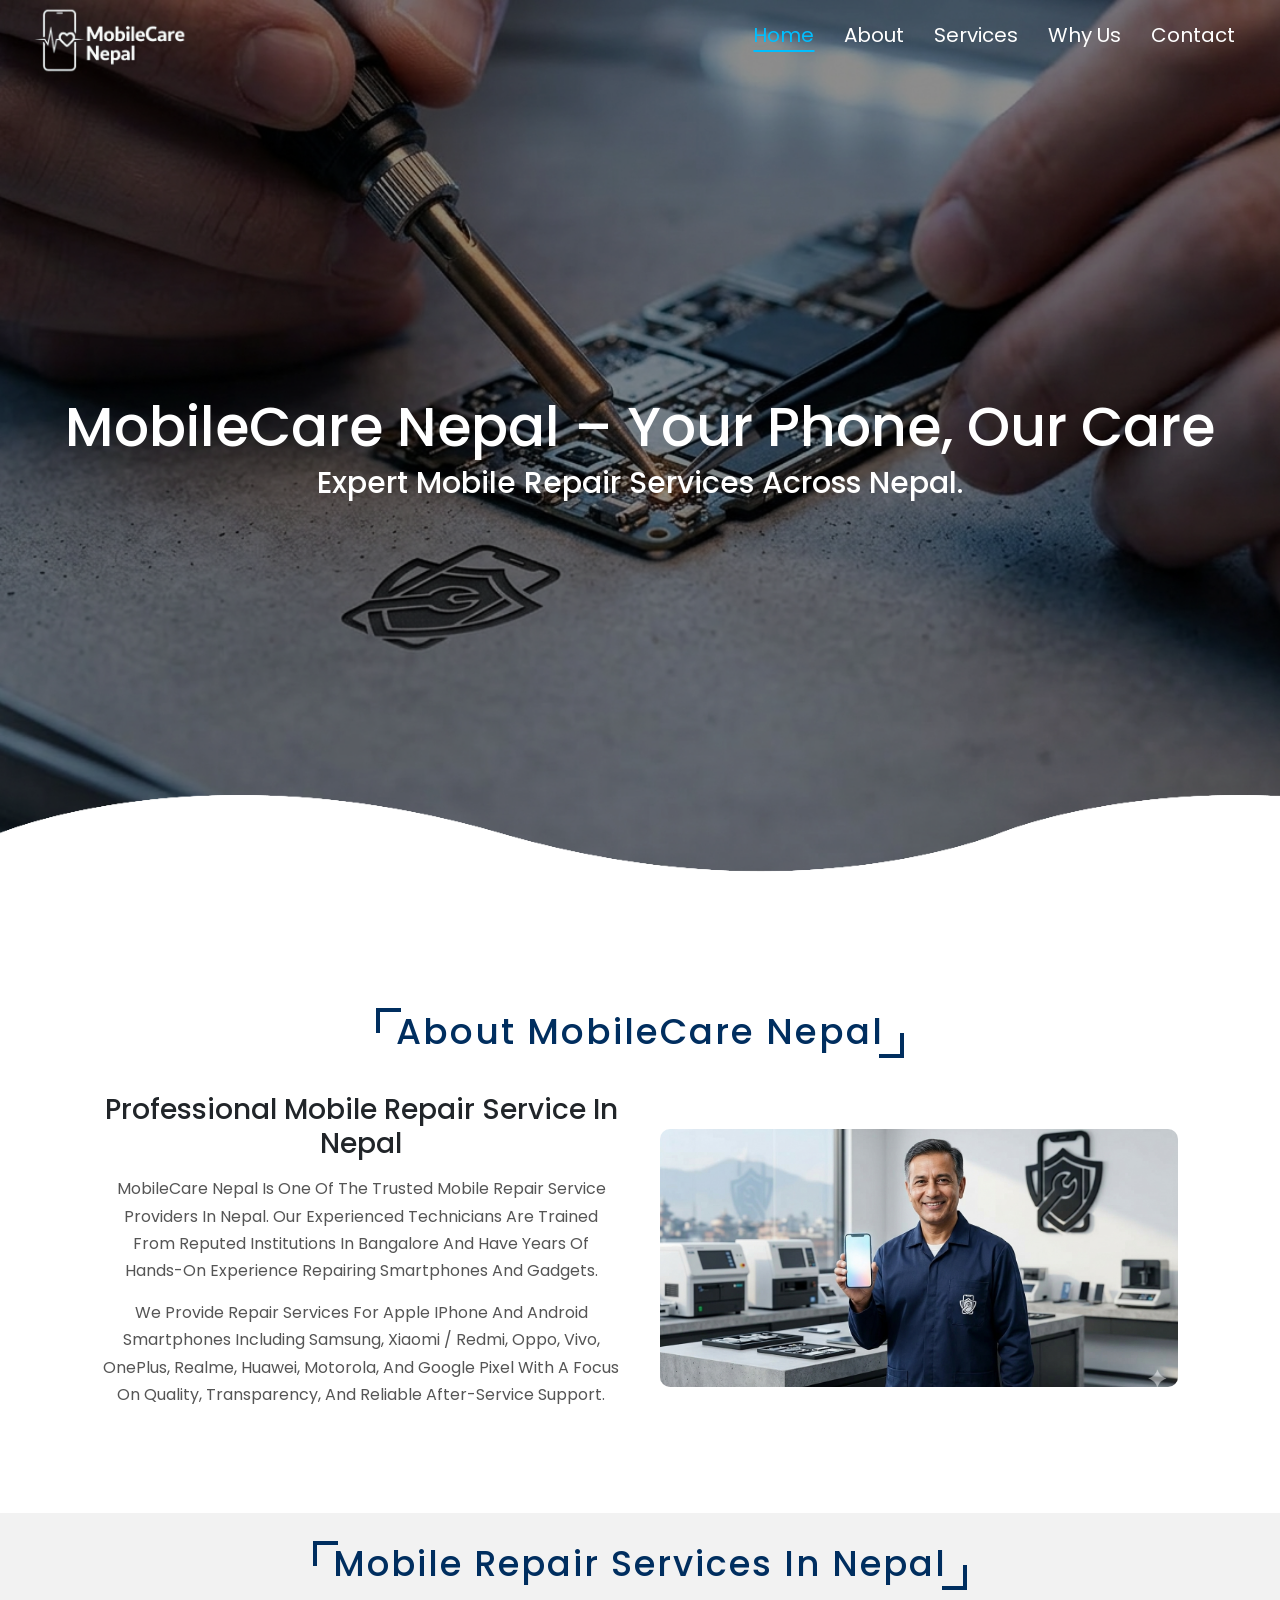
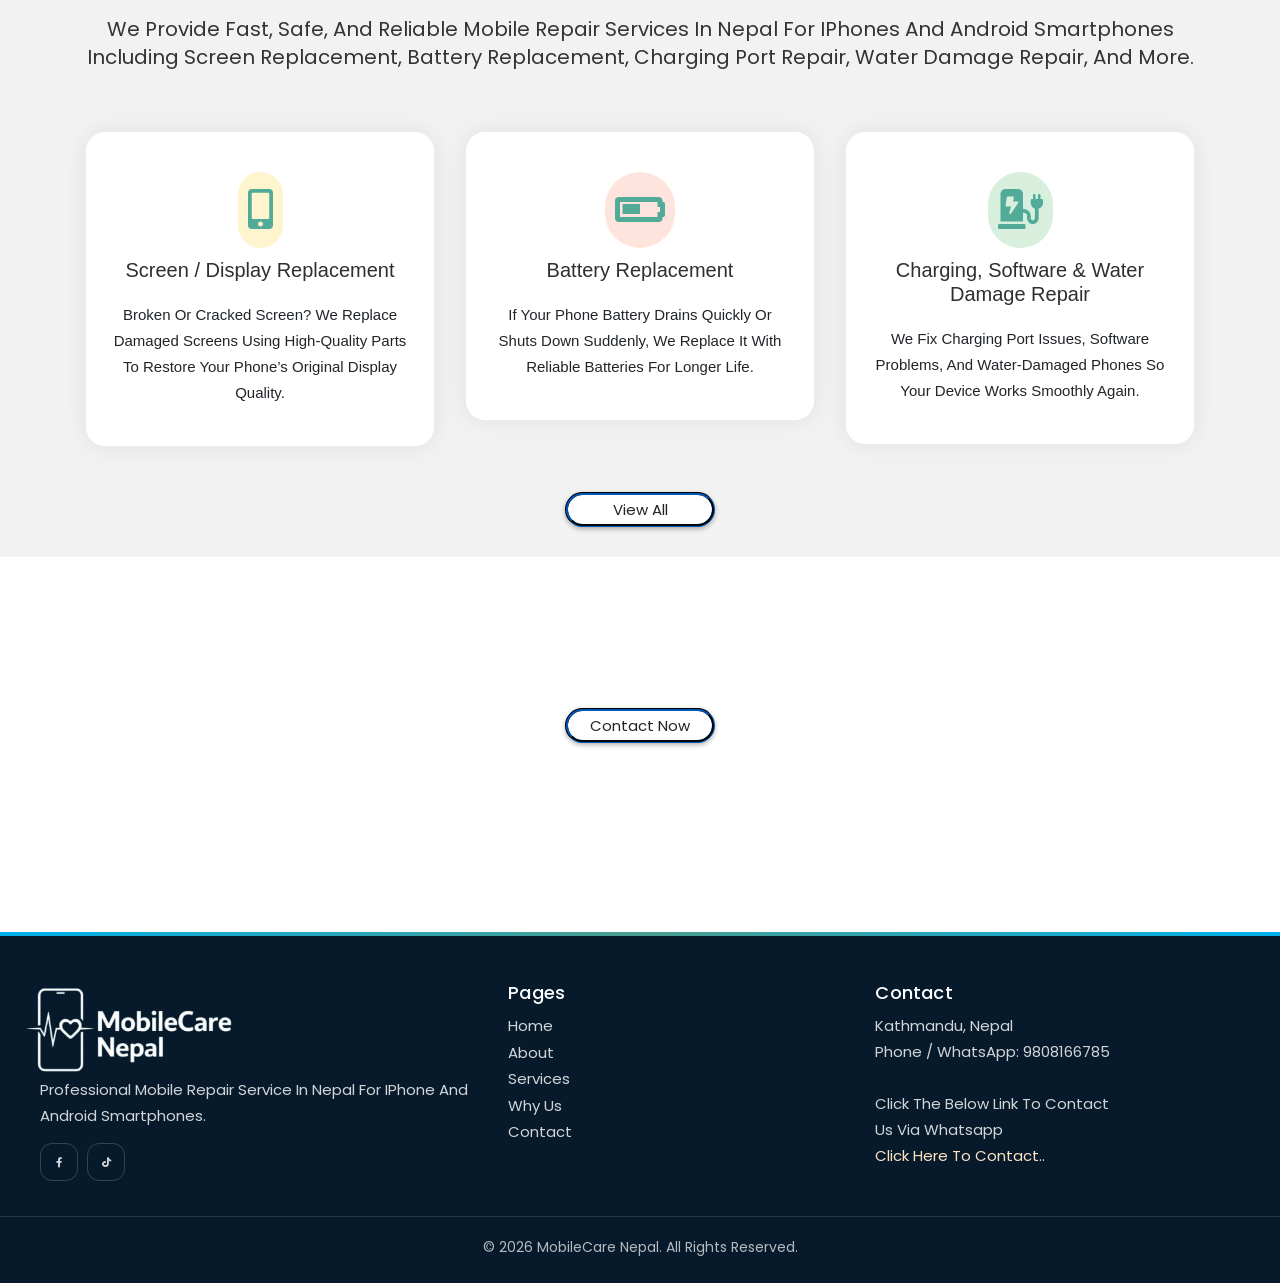
<file: index.html>
<!DOCTYPE html>
<html lang="en">
<head>
    <meta charset="UTF-8">
    <meta http-equiv="X-UA-Compatible" content="IE=edge">
    <meta name="viewport" content="width=device-width, initial-scale=1.0">
    <title>MobileCare Nepal - Mobile Repair Nepal, iPhone & Android Repair Kathmandu</title>
    <meta name="description" content="MobileCare Nepal provides professional mobile repair Nepal services for iPhone and Android phones. Screen replacement, battery replacement, charging port repair, water damage repair, and software fixes with free pickup in Kathmandu.">
    <meta name="keywords" content="mobile repair Nepal, iPhone repair Nepal, Android repair Nepal, mobile repair Kathmandu, phone repair Nepal, mobile repair near me Nepal, screen replacement Nepal, battery replacement Nepal, iPhone screen repair Kathmandu, smartphone repair Nepal, mobile repair service Nepal, phone repair Kathmandu, iPhone repair Kathmandu">
    <link rel="stylesheet" href="./css/style.css">
    <link rel="stylesheet" href="https://cdnjs.cloudflare.com/ajax/libs/font-awesome/5.15.3/css/all.min.css">
    <link rel="icon" href="./images/faq.png">
    <link rel="stylesheet" href="https://cdn.jsdelivr.net/npm/bootstrap@4.5.3/dist/css/bootstrap.min.css" integrity="sha384-TX8t27EcRE3e/ihU7zmQxVncDAy5uIKz4rEkgIXeMed4M0jlfIDPvg6uqKI2xXr2" crossorigin="anonymous">
</head>
<body>
    <header class="header">
        <a href="index.html" class="logo" aria-label="Go to MobileCare Nepal home">
          <img src="./images/image.png" alt="MobileCare Nepal logo"></a>
        <div class="fas fa-bars"></div>
        <nav class="navbar">
            <ul>
                <li><a class="is-active" href="index.html">Home</a></li>
                <li><a href="about.html">About</a></li>
                <li><a href="services.html">Services</a></li>
                <li><a href="why-us.html">Why Us</a></li>
                <li><a href="contact.html">Contact</a></li>
            </ul>
        </nav>
    </header>

  <main>
    <section class="home">
        <h1>MobileCare Nepal – Your Phone, Our Care</h1>
        <h2>Expert mobile repair services across Nepal.</h2>
      <div class="wave wave1"></div>
      <div class="wave wave2"></div>
      <div class="wave wave3"></div>
    </section>

    <section class="about">
      <h1 class="heading">About MobileCare Nepal</h1>
  
      <div class="about-row">
  
         
  
          <div class="about-content">
              <h3>Professional Mobile Repair Service in Nepal</h3>
  
              <p>
                  MobileCare Nepal is one of the trusted mobile repair service providers in Nepal.
                  Our experienced technicians are trained from reputed institutions in Bangalore
                  and have years of hands-on experience repairing smartphones and gadgets.
              </p>
  
              <p>
                  We provide repair services for Apple iPhone and Android smartphones including
                  Samsung, Xiaomi / Redmi, Oppo, Vivo, OnePlus, Realme, Huawei, Motorola,
                  and Google Pixel with a focus on quality, transparency, and reliable
                  after-service support.
              </p>
  
              <!-- <a href="about.html">
                  <button class="btn">Read More</button>
              </a> -->
          </div>
          <div class="about-image">
            <img src="./images/aboutus.png" alt="MobileCare Nepal repair service">
          </div>
  
      </div>
  </section>

    <div class="pt-5 pb-5" style="background-color: #f2f2f2;">
      <div class="container">
        <div class="row">
          <div class="section-head col-sm-12">
            <h1>Mobile Repair Services in Nepal</h1>
            <p>We provide fast, safe, and reliable mobile repair services in Nepal for iPhones and Android smartphones including screen replacement, battery replacement, charging port repair, water damage repair, and more.</p>
          </div>
          <div class="col-lg-4 col-sm-6">
            <div class="item"> <span class="icon feature_box_col_one"><i class="fas fa-mobile-alt"></i></span>
              <h6>Screen / Display Replacement</h6>
              <p>Broken or cracked screen? We replace damaged screens using high-quality parts to restore your phone’s original display quality.</p>
            </div>
          </div>
          <div class="col-lg-4 col-sm-6">
            <div class="item"> <span class="icon feature_box_col_two"><i class="fas fa-battery-half"></i></span>
              <h6>Battery Replacement</h6>
              <p>If your phone battery drains quickly or shuts down suddenly, we replace it with reliable batteries for longer life.</p>
            </div>
          </div>
          <div class="col-lg-4 col-sm-6">
            <div class="item"> <span class="icon feature_box_col_three"><i class="fas fa-charging-station"></i></span>
              <h6>Charging, Software & Water Damage Repair</h6>
              <p>We fix charging port issues, software problems, and water-damaged phones so your device works smoothly again.</p>
            </div>
          </div>
          <div class="col-12 text-center mt-4">
            <a href="services.html"><button class="btn">View All</button></a>
          </div>
        </div>
      </div>
    </div>

    <!-- <section class="counters">
      <div class="container">
          <div>
              <i class="far fa-clock fa-4x"></i>
              <div class="counter" data-target="100">0</div>
              <h3>Working Hours</h3>
          </div>
          <div>
              <i class="fas fa-gift fa-4x"></i>
              <div class="counter" data-target="100">0</div>
              <h3>Completed Projects</h3>
          </div>
          <div>
              <i class="fas fa-users fa-4x"></i>
              <div class="counter" data-target="100">0</div>
              <h3>Happy Clients</h3>
          </div>
          <div>
              <i class="fas fa-award fa-4x"></i>
              <div class="counter" data-target="100">0</div>
              <h3>Awards Received</h3>
          </div>
      </div>
    </section> -->

    <div class="communicate">
      <h3>Ready to build something great?</h3>
      <p>Tell us about your project and we’ll respond quickly.</p>
      <a href="contact.html"><button class="btn">Contact Now</button></a>
    </div>
  </main>

  <footer class="site-footer">
    <div class="footer-container">
    <div class="container footer-grid">
      <div>
        <div class="footer-brand">
          <img src="./images/image.png" alt="MobileCare Nepal logo">
          <div>
            <!-- <h3>MobileCare Nepal</h3> -->
            <p class="footer-meta">Professional mobile repair service in Nepal for iPhone and Android smartphones.</p>
          </div>
        </div>
        <div class="footer-social" aria-label="Social links">
          <a href="https://www.facebook.com/share/1AwaZG5QcF/" aria-label="Facebook" target="_blank"><i class="fab fa-facebook-f"></i></a>
          <a href="https://www.tiktok.com/@mobilecare.nepal?_r=1&_t=ZS-94hmDHwyHSe" aria-label="Tiktok" target="_blank"><i class="fab fa-tiktok"></i></a>
          <!-- <a href="https://www.instagram.com/" aria-label="Instagram"><i class="fab fa-instagram"></i></a>
          <a href="https://www.linkedin.com/" aria-label="LinkedIn"><i class="fab fa-linkedin"></i></a> -->
        </div>
      </div>

      <div>
        <h3>Pages</h3>
        <ul>
          <li><a href="index.html">Home</a></li>
          <li><a href="about.html">About</a></li>
          <li><a href="services.html">Services</a></li>
          <li><a href="why-us.html">Why Us</a></li>
          <li><a href="contact.html">Contact</a></li>
        </ul>
      </div>

      <div>
        <h3>Contact</h3>
        <div class="footer-meta">
          Kathmandu, Nepal<br>
          Phone / WhatsApp: 9808166785<br> <br>
          <p>click the below link to contact <br> us via whatsapp</p>
          <a href="./contact.html" >Click here to Contact..</a>
        </div>
      </div>
    </div>
  </div>  
    <div class="footer-bottom">
      <div class="container">
        © 2026 MobileCare Nepal. All Rights Reserved.
      </div>
    </div>
  </footer>

  <script src="./js/main.js"></script>
 </body>
 </html>
</file>
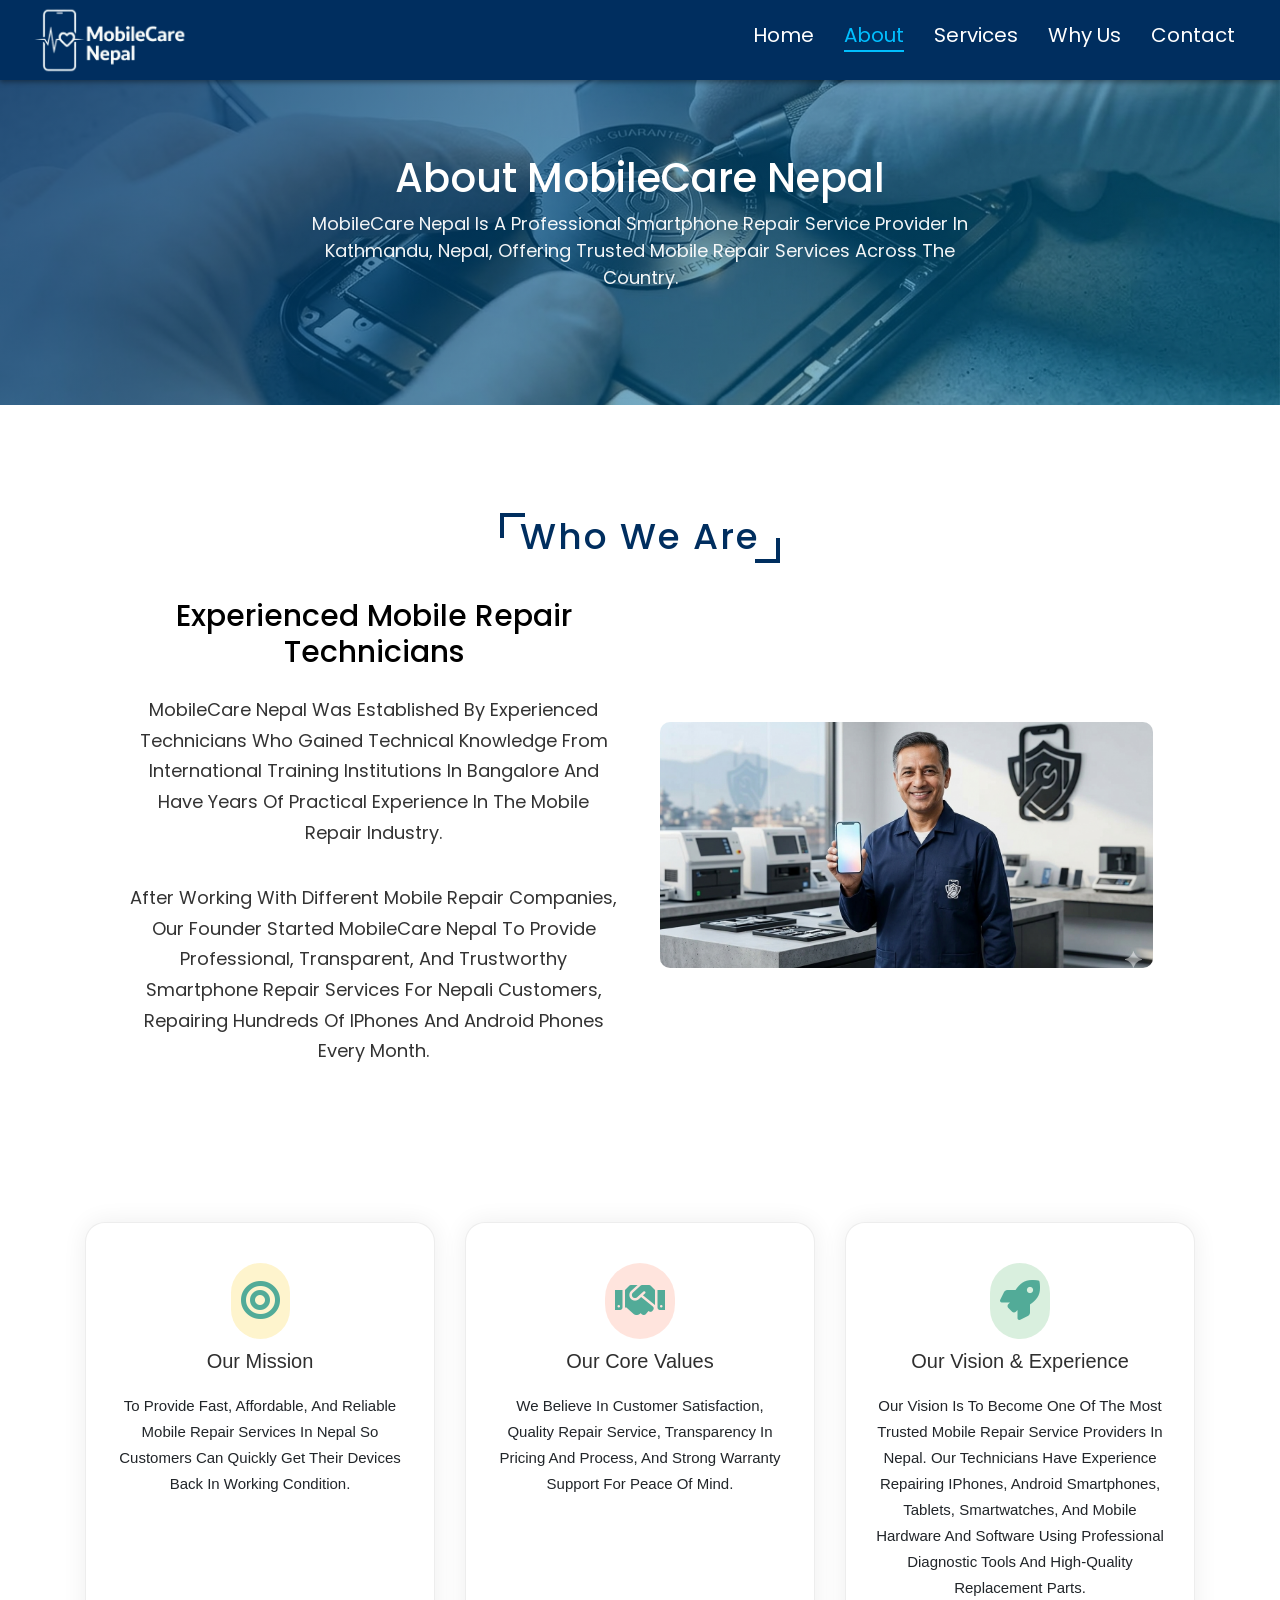
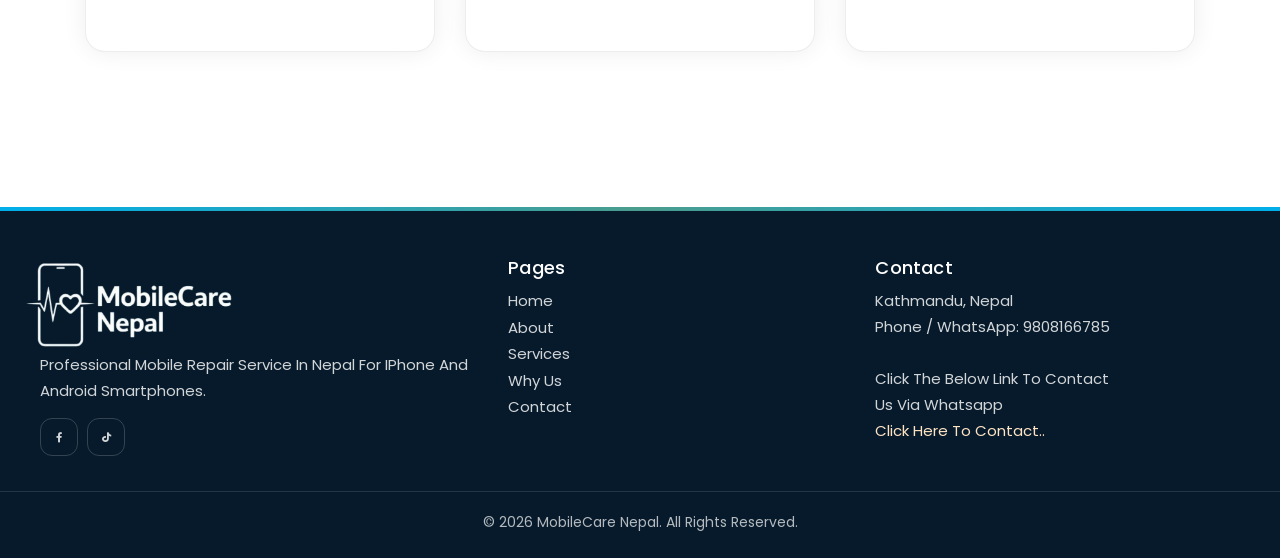
<file: about.html>
<!DOCTYPE html>
<html lang="en">
<head>
  <meta charset="UTF-8">
  <meta http-equiv="X-UA-Compatible" content="IE=edge">
  <meta name="viewport" content="width=device-width, initial-scale=1.0">
  <title>About MobileCare Nepal - Mobile Repair Service Nepal</title>
  <meta name="description" content="Learn about MobileCare Nepal, a trusted mobile repair Nepal service provider based in Kathmandu. Experienced technicians, quality repairs, transparent pricing, and warranty support for iPhone and Android phones.">
  <meta name="keywords" content="mobile repair Nepal, mobile repair service Nepal, iPhone repair Nepal, Android repair Nepal, mobile repair Kathmandu, smartphone repair Nepal">
  <link rel="stylesheet" href="./css/style.css">
  <link rel="stylesheet" href="https://cdnjs.cloudflare.com/ajax/libs/font-awesome/5.15.3/css/all.min.css">
  <link rel="icon" href="./images/faq.png">
  <link rel="stylesheet" href="https://cdn.jsdelivr.net/npm/bootstrap@4.5.3/dist/css/bootstrap.min.css" integrity="sha384-TX8t27EcRE3e/ihU7zmQxVncDAy5uIKz4rEkgIXeMed4M0jlfIDPvg6uqKI2xXr2" crossorigin="anonymous">
</head>
<body class="page page--about">
  <header class="header">
    <a href="index.html" class="logo" aria-label="Go to MobileCare Nepal home"><img src="./images/image.png" alt="MobileCare Nepal logo"></a>
    <div class="fas fa-bars"></div>
    <nav class="navbar">
      <ul>
        <li><a href="index.html">Home</a></li>
        <li><a class="is-active" href="about.html">About</a></li>
        <li><a href="services.html">Services</a></li>
        <li><a href="why-us.html">Why Us</a></li>
        <li><a href="contact.html">Contact</a></li>
      </ul>
    </nav>
  </header>

  <main>

    <section class="page-hero">
      <div>
        <h1>About MobileCare Nepal</h1>
        <p>MobileCare Nepal is a professional smartphone repair service provider in Kathmandu, Nepal, offering trusted mobile repair services across the country.</p>
      </div>
    </section>
  
    <section class="about">
      <h1 class="heading">Who We Are</h1>
      <div class="row">
        <div class="content">
          <h3>Experienced Mobile Repair Technicians</h3>
  
          <p>MobileCare Nepal was established by experienced technicians who gained technical knowledge from international training institutions in Bangalore and have years of practical experience in the mobile repair industry.</p>

          <p>After working with different mobile repair companies, our founder started MobileCare Nepal to provide professional, transparent, and trustworthy smartphone repair services for Nepali customers, repairing hundreds of iPhones and Android phones every month.</p>
  
        </div>
        <div class="about-image">
          <img src="./images/aboutus.png" alt="MobileCare Nepal repair service">
        </div>
      </div>
    </section>
  
  
    <section class="page-section">
      <div class="container">
  
        <div class="row">
  
          <div class="col-md-4 mb-4">
            <div class="item h-100">
              <span class="icon feature_box_col_one">
                <i class="fas fa-bullseye"></i>
              </span>
  
              <h6>Our Mission</h6>

              <p>To provide fast, affordable, and reliable mobile repair services in Nepal so customers can quickly get their devices back in working condition.</p>
            </div>
          </div>
  
  
          <div class="col-md-4 mb-4">
            <div class="item h-100">
              <span class="icon feature_box_col_two">
                <i class="fas fa-handshake"></i>
              </span>
  
              <h6>Our Core Values</h6>

              <p>We believe in customer satisfaction, quality repair service, transparency in pricing and process, and strong warranty support for peace of mind.</p>
            </div>
          </div>
  
  
          <div class="col-md-4 mb-4">
            <div class="item h-100">
              <span class="icon feature_box_col_three">
                <i class="fas fa-rocket"></i>
              </span>
  
              <h6>Our Vision & Experience</h6>

              <p>Our vision is to become one of the most trusted mobile repair service providers in Nepal. Our technicians have experience repairing iPhones, Android smartphones, tablets, smartwatches, and mobile hardware and software using professional diagnostic tools and high-quality replacement parts.</p>
            </div>
          </div>
  
        </div>
  
      </div>
    </section>
  
  </main>

  <footer class="site-footer">
    <div class="footer-container">
    <div class="container footer-grid">
      <div>
        <div class="footer-brand">
          <img src="./images/image.png" alt="MobileCare Nepal logo">
          <div>
            <!-- <h3>MobileCare Nepal</h3> -->
            <p class="footer-meta">Professional mobile repair service in Nepal for iPhone and Android smartphones.</p>
          </div>
        </div>
        <div class="footer-social" aria-label="Social links">
          <a href="https://www.facebook.com/share/1AwaZG5QcF/" aria-label="Facebook" target="_blank"><i class="fab fa-facebook-f"></i></a>
          <a href="https://www.tiktok.com/@mobilecare.nepal?_r=1&_t=ZS-94hmDHwyHSe" aria-label="Tiktok" target="_blank"><i class="fab fa-tiktok"></i></a>
          <!-- <a href="https://www.instagram.com/" aria-label="Instagram"><i class="fab fa-instagram"></i></a>
          <a href="https://www.linkedin.com/" aria-label="LinkedIn"><i class="fab fa-linkedin"></i></a> -->
        </div>
      </div>

      <div>
        <h3>Pages</h3>
        <ul>
          <li><a href="index.html">Home</a></li>
          <li><a href="about.html">About</a></li>
          <li><a href="services.html">Services</a></li>
          <li><a href="why-us.html">Why Us</a></li>
          <li><a href="contact.html">Contact</a></li>
        </ul>
      </div>

      <div>
        <h3>Contact</h3>
        <div class="footer-meta">
          Kathmandu, Nepal<br>
          Phone / WhatsApp: 9808166785<br> <br>
          <p>click the below link to contact <br> us via whatsapp</p>
          <a href="./contact.html" >Click here to Contact..</a>
        </div>
      </div>
    </div>
  </div>  
    <div class="footer-bottom">
      <div class="container">
        © 2026 MobileCare Nepal. All Rights Reserved.
      </div>
    </div>
  </footer>

  <script src="./js/main.js"></script>
</body>
</html>
</file>
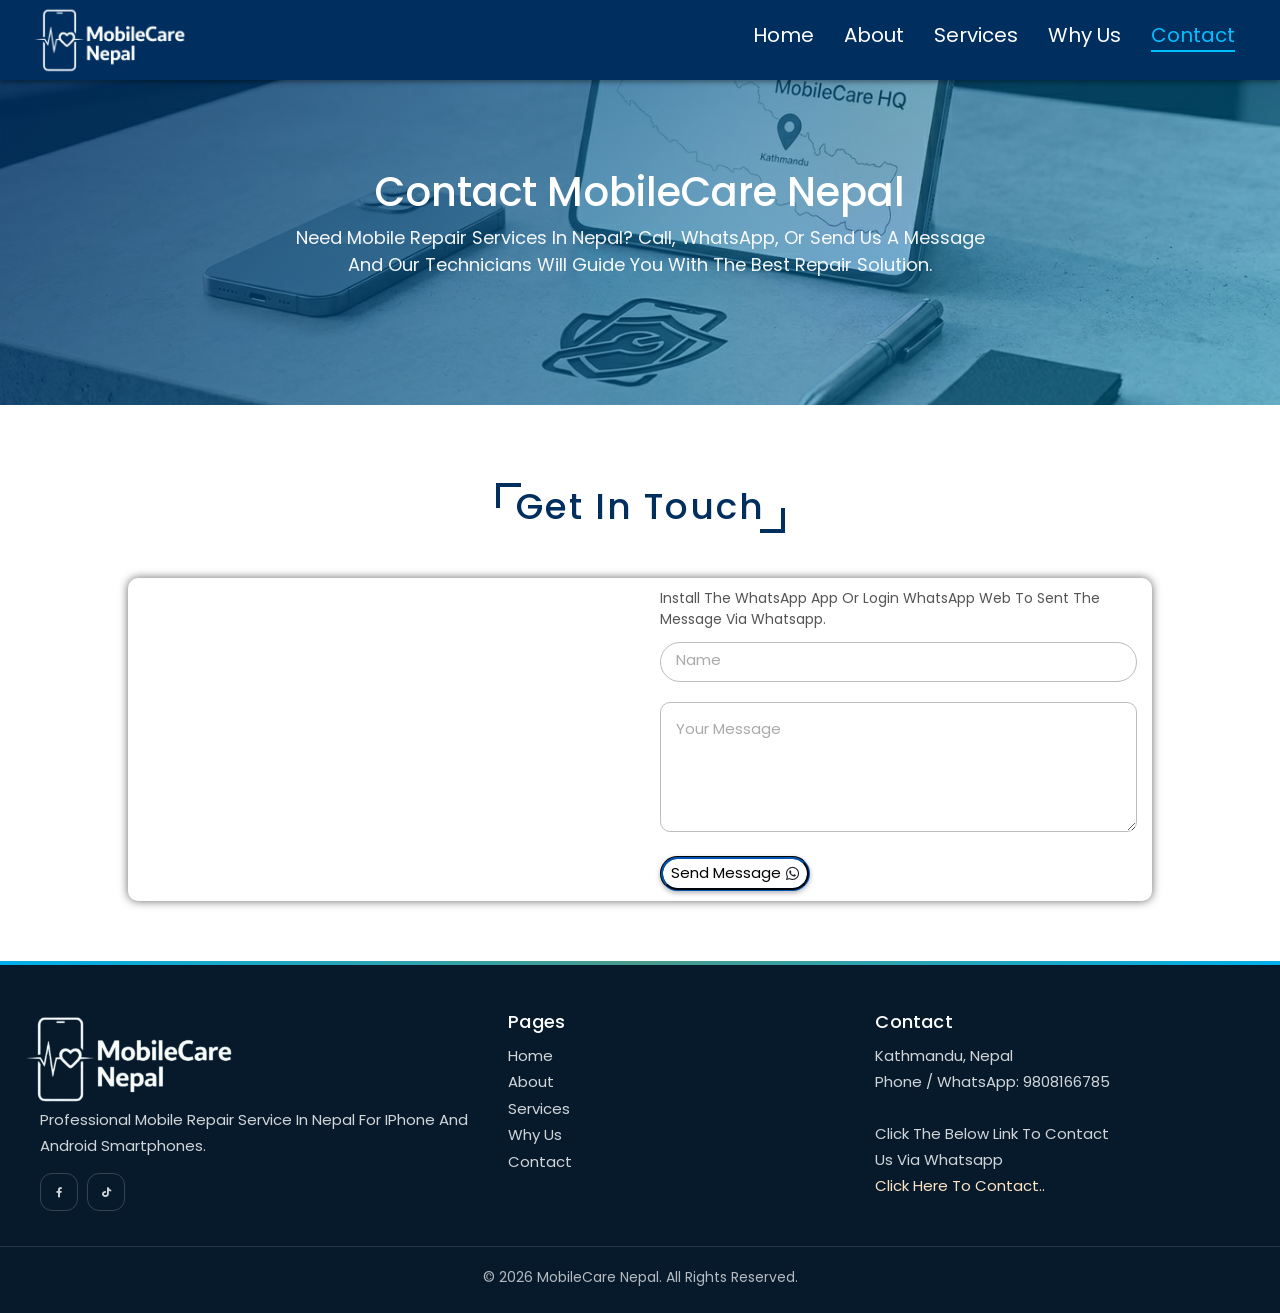
<file: contact.html>
<!DOCTYPE html>
<html lang="en">
<head>
  <meta charset="UTF-8">
  <meta http-equiv="X-UA-Compatible" content="IE=edge">
  <meta name="viewport" content="width=device-width, initial-scale=1.0">
  <title>Contact MobileCare Nepal - Mobile Repair Kathmandu & Nepal</title>
  <meta name="description" content="Contact MobileCare Nepal for mobile repair Nepal services. Call or WhatsApp 9808166785 for iPhone repair, Android repair, screen replacement, battery replacement, and more with free pickup in Kathmandu.">
  <meta name="keywords" content="mobile repair Nepal, phone repair Nepal, mobile repair Kathmandu, phone repair Kathmandu, iPhone repair Kathmandu, mobile repair near me Nepal">
  <link rel="stylesheet" href="./css/style.css">
  <link rel="stylesheet" href="https://cdnjs.cloudflare.com/ajax/libs/font-awesome/5.15.3/css/all.min.css">
  <link rel="icon" href="./images/faq.png">
  <link rel="stylesheet" href="https://cdn.jsdelivr.net/npm/bootstrap@4.5.3/dist/css/bootstrap.min.css" integrity="sha384-TX8t27EcRE3e/ihU7zmQxVncDAy5uIKz4rEkgIXeMed4M0jlfIDPvg6uqKI2xXr2" crossorigin="anonymous">
</head>
<body class="page page--contact">
  <header class="header">
    <a href="index.html" class="logo" aria-label="Go to MobileCare Nepal home"><img src="./images/image.png" alt="MobileCare Nepal logo"></a>
    <div class="fas fa-bars"></div>
    <nav class="navbar">
      <ul>
        <li><a href="index.html">Home</a></li>
        <li><a href="about.html">About</a></li>
        <li><a href="services.html">Services</a></li>
        <li><a href="why-us.html">Why Us</a></li>
        <li><a class="is-active" href="contact.html">Contact</a></li>
      </ul>
    </nav>
  </header>

  <main>
    <section class="page-hero">
      <div>
        <h1>Contact MobileCare Nepal</h1>
        <p>Need mobile repair services in Nepal? Call, WhatsApp, or send us a message and our technicians will guide you with the best repair solution.</p>
      </div>
    </section>

    <section class="contact">
      <h1 class="heading">get in touch</h1>
    </section>

    <div class="contact-in">
      <div class="contact-map">
        <iframe src="https://www.google.com/maps/embed?pb=!1m18!1m12!1m3!1d3532.4562058048614!2d85.32008437546719!3d27.70319737618502!2m3!1f0!2f0!3f0!3m2!1i1024!2i768!4f13.1!3m3!1m2!1s0x39eb19a64b5f13e1%3A0x28b2d0eacda46b98!2sPutalisadak%2C%20Kathmandu%2044600!5e0!3m2!1sen!2snp!4v1773941249357!5m2!1sen!2snp" width="600" height="450" style="border:0;" allowfullscreen="" loading="lazy" referrerpolicy="no-referrer-when-downgrade"></iframe>      </div>

      <div class="contact-form">
        <form data-mailto="" data-whatsapp-phone="9779808166785" data-whatsapp-default-text="Hello, I need mobile repair service.">
          <div style="margin-left:2rem; margin-bottom:1.2rem; font-size:1.4rem; color:#555;">
            Install the whatsApp app or login WhatsApp Web to sent the message via whatsapp.
         </div>
          <input type="text" name="name" placeholder="Name" class="contact-form-txt" required>
          <!-- <input type="tel" name="phone" pattern="[0-9]{10}" required placeholder="Contact number" maxlength="10" class="contact-form-phone">
          <input type="email" name="email" placeholder="Email" class="contact-form-email" required> -->
          <textarea placeholder="Your Message" name="message" class="contact-form-txtarea" required></textarea>
         
          <div  class="contact-form-btn" >
            <input type="submit" value="Send Message"><i class="fab fa-whatsapp"></i>
            <span class="whatsapp-loader" role="status" aria-label="Sending via WhatsApp..."></span>
          </div>
         
        </form>
      </div>
    </div>
  </main>

  <footer class="site-footer">
    <div class="footer-container">
    <div class="container footer-grid">
      <div>
        <div class="footer-brand">
          <img src="./images/image.png" alt="MobileCare Nepal logo">
          <div>
            <!-- <h3>MobileCare Nepal</h3> -->
            <p class="footer-meta">Professional mobile repair service in Nepal for iPhone and Android smartphones.</p>
          </div>
        </div>
        <div class="footer-social" aria-label="Social links">
          <a href="https://www.facebook.com/share/1AwaZG5QcF/" aria-label="Facebook" target="_blank"><i class="fab fa-facebook-f"></i></a>
          <a href="https://www.tiktok.com/@mobilecare.nepal?_r=1&_t=ZS-94hmDHwyHSe" aria-label="Tiktok" target="_blank"><i class="fab fa-tiktok"></i></a>
          <!-- <a href="https://www.instagram.com/" aria-label="Instagram"><i class="fab fa-instagram"></i></a>
          <a href="https://www.linkedin.com/" aria-label="LinkedIn"><i class="fab fa-linkedin"></i></a> -->
        </div>
      </div>

      <div>
        <h3>Pages</h3>
        <ul>
          <li><a href="index.html">Home</a></li>
          <li><a href="about.html">About</a></li>
          <li><a href="services.html">Services</a></li>
          <li><a href="why-us.html">Why Us</a></li>
          <li><a href="contact.html">Contact</a></li>
        </ul>
      </div>

      <div>
        <h3>Contact</h3>
        <div class="footer-meta">
          Kathmandu, Nepal<br>
          Phone / WhatsApp: 9808166785<br> <br>
          <p>click the below link to contact <br> us via whatsapp</p>
          <a href="./contact.html" >Click here to Contact..</a>
        </div>
      </div>
    </div>
  </div>  
    <div class="footer-bottom">
      <div class="container">
        © 2026 MobileCare Nepal. All Rights Reserved.
      </div>
    </div>
  </footer>

  <script src="./js/main.js"></script>
</body>
</html>
</file>
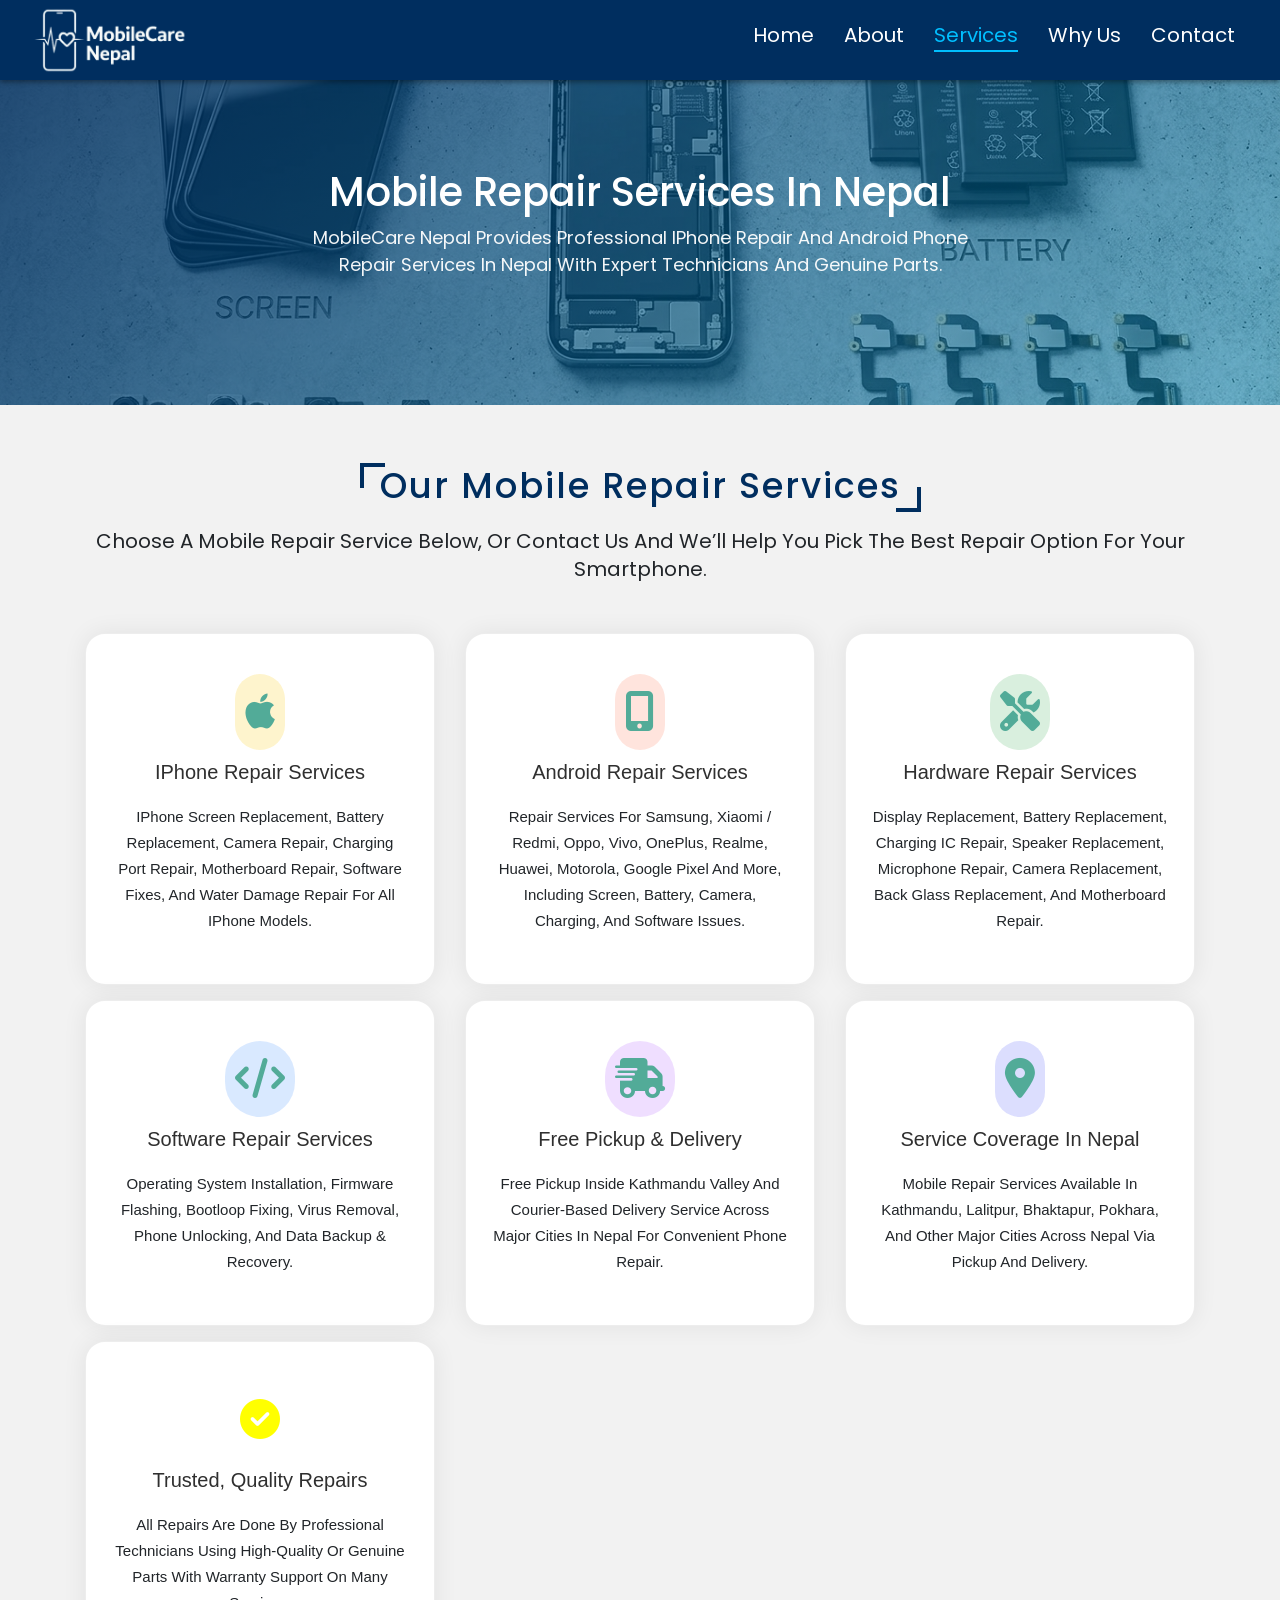
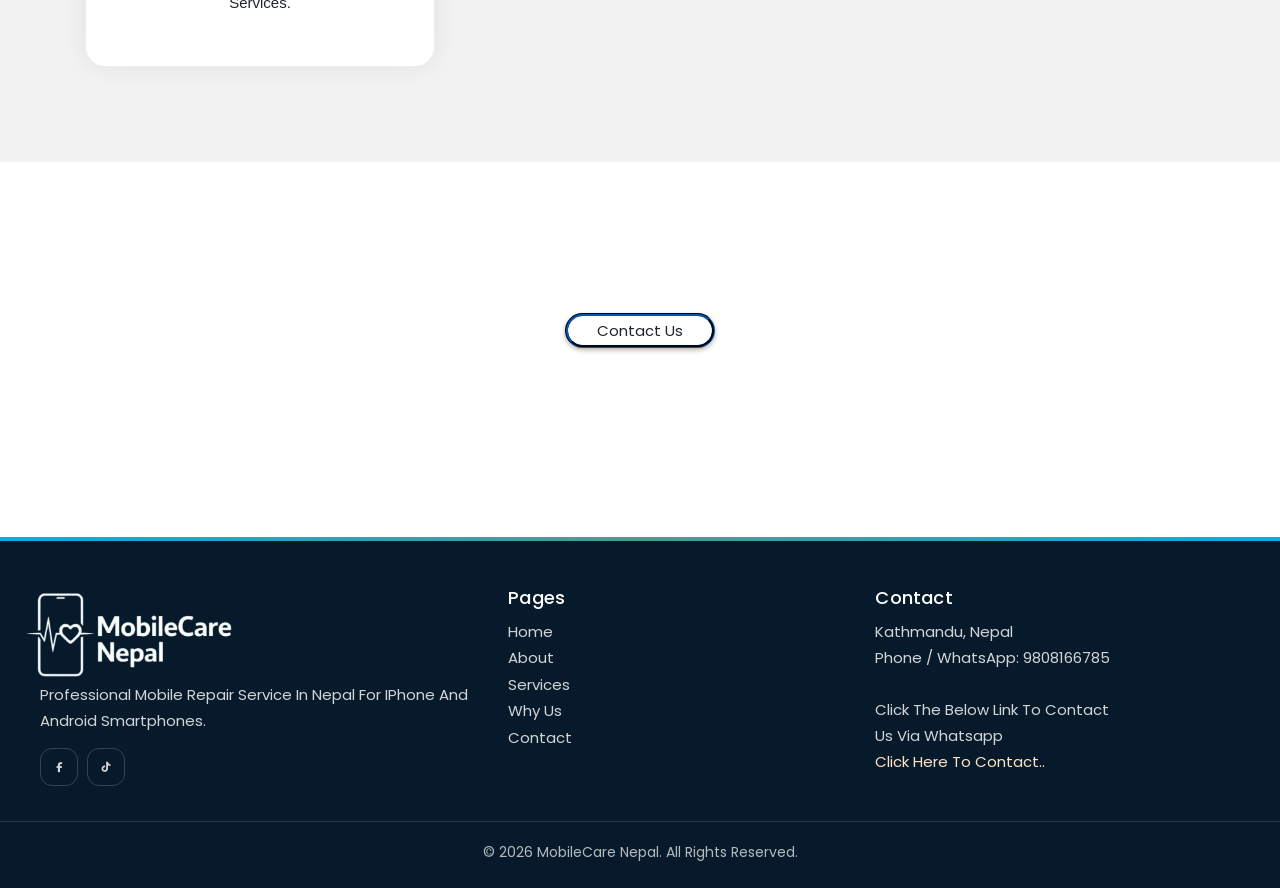
<file: services.html>
<!DOCTYPE html>
<html lang="en">
<head>
  <meta charset="UTF-8">
  <meta http-equiv="X-UA-Compatible" content="IE=edge">
  <meta name="viewport" content="width=device-width, initial-scale=1.0">
  <title>Mobile Repair Services in Nepal - iPhone & Android Repair</title>
  <meta name="description" content="MobileCare Nepal offers a full range of mobile repair services in Nepal including iPhone repair, Android repair, screen replacement, battery replacement, charging port repair, software repair, and water damage repair.">
  <meta name="keywords" content="mobile repair Nepal, iPhone repair Nepal, Android repair Nepal, mobile repair Kathmandu, screen replacement Nepal, battery replacement Nepal, smartphone repair Nepal, mobile repair service Nepal">
  <link rel="stylesheet" href="./css/style.css">
  <link rel="stylesheet" href="https://cdnjs.cloudflare.com/ajax/libs/font-awesome/5.15.3/css/all.min.css">
  <link rel="stylesheet" href="https://cdnjs.cloudflare.com/ajax/libs/font-awesome/6.5.1/css/all.min.css">
  <link rel="icon" href="./images/faq.png">
  <link rel="stylesheet" href="https://cdn.jsdelivr.net/npm/bootstrap@4.5.3/dist/css/bootstrap.min.css" integrity="sha384-TX8t27EcRE3e/ihU7zmQxVncDAy5uIKz4rEkgIXeMed4M0jlfIDPvg6uqKI2xXr2" crossorigin="anonymous">
</head>
<body class="page page--services">
  <header class="header">
    <a href="index.html" class="logo" aria-label="Go to MobileCare Nepal home"><img src="./images/image.png" alt="MobileCare Nepal logo"></a>
    <div class="fas fa-bars"></div>
    <nav class="navbar">
      <ul>
        <li><a href="index.html">Home</a></li>
        <li><a href="about.html">About</a></li>
        <li><a class="is-active" href="services.html">Services</a></li>
        <li><a href="why-us.html">Why Us</a></li>
        <li><a href="contact.html">Contact</a></li>
      </ul>
    </nav>
  </header>

  <main>
    <section class="page-hero">
      <div>
        <h1>Mobile Repair Services in Nepal</h1>
        <p>MobileCare Nepal provides professional iPhone repair and Android phone repair services in Nepal with expert technicians and genuine parts.</p>
      </div>
    </section>
  
    <section class="page-section" style="background-color: #f2f2f2;">
      <div class="container">
        <div class="row">
          <div class="section-head col-sm-12">
            <h1>Our Mobile Repair Services</h1>
            <p>Choose a mobile repair service below, or contact us and we’ll help you pick the best repair option for your smartphone.</p>
          </div>
  
          <!-- Service 1 -->
          <div class="col-lg-4 col-sm-6 mb-4">
            <div class="item h-100">
              <span class="icon feature_box_col_one"><i class="fa-brands fa-apple"></i></span>
              <h6>iPhone Repair Services</h6>
              <p>iPhone screen replacement, battery replacement, camera repair, charging port repair, motherboard repair, software fixes, and water damage repair for all iPhone models.</p>
            </div>
          </div>
  
          <!-- Service 2 -->
          <div class="col-lg-4 col-sm-6 mb-4">
            <div class="item h-100">
              <span class="icon feature_box_col_two"><i class="fa fa-mobile-alt"></i></span>
              <h6>Android Repair Services</h6>
              <p>Repair services for Samsung, Xiaomi / Redmi, Oppo, Vivo, OnePlus, Realme, Huawei, Motorola, Google Pixel and more, including screen, battery, camera, charging, and software issues.</p>
            </div>
          </div>
  
          <!-- Service 3 -->
          <div class="col-lg-4 col-sm-6 mb-4">
            <div class="item h-100">
              <span class="icon feature_box_col_three"><i class="fa fa-tools"></i></span>
              <h6>Hardware Repair Services</h6>
              <p>Display replacement, battery replacement, charging IC repair, speaker replacement, microphone repair, camera replacement, back glass replacement, and motherboard repair.</p>
            </div>
          </div>
          <!-- Service 4 -->
          <div class="col-lg-4 col-sm-6 mb-4">
            <div class="item h-100">
              <span class="icon feature_box_col_four"><i class="fa fa-code"></i></span>
              <h6>Software Repair Services</h6>
              <p>Operating system installation, firmware flashing, bootloop fixing, virus removal, phone unlocking, and data backup & recovery.</p>
            </div>
          </div>
  
          <!-- Service 5 -->
          <div class="col-lg-4 col-sm-6 mb-4">
            <div class="item h-100">
              <span class="icon feature_box_col_five"><i class="fa fa-shipping-fast"></i></span>
              <h6>Free Pickup & Delivery</h6>
              <p>Free pickup inside Kathmandu Valley and courier-based delivery service across major cities in Nepal for convenient phone repair.</p>
            </div>
          </div>
  
          <!-- Service 6 -->
          <div class="col-lg-4 col-sm-6 mb-4">
            <div class="item h-100">
              <span class="icon feature_box_col_six"><i class="fa fa-map-marker-alt"></i></span>
              <h6>Service Coverage in Nepal</h6>
              <p>Mobile repair services available in Kathmandu, Lalitpur, Bhaktapur, Pokhara, and other major cities across Nepal via pickup and delivery.</p>
            </div>
          </div>
  
          <!-- Service 7 -->
          <div class="col-lg-4 col-sm-6 mb-4">
            <div class="item h-100">
              <span class="icon feature_box_col_seven"><i class="fa fa-check-circle"></i></span>
              <h6>Trusted, Quality Repairs</h6>
              <p>All repairs are done by professional technicians using high-quality or genuine parts with warranty support on many services.</p>
            </div>
          </div>
  
        </div>
      </div>
    </section>
  
    <!-- <section class="counters">
      <div class="container">
        <div>
          <i class="far fa-clock fa-4x"></i>
          <div class="counter" data-target="100">0</div>
          <h3>Working Hours</h3>
        </div>
        <div>
          <i class="fas fa-mobile-alt fa-4x"></i>
          <div class="counter" data-target="100">0</div>
          <h3>Phones Repaired</h3>
        </div>
        <div>
          <i class="fas fa-users fa-4x"></i>
          <div class="counter" data-target="100">0</div>
          <h3>Happy Clients</h3>
        </div>
        <div>
          <i class="fas fa-award fa-4x"></i>
          <div class="counter" data-target="100">0</div>
          <h3>Awards Received</h3>
        </div>
      </div>
    </section> -->
  
    <div class="communicate">
      <h3>Need mobile repair in Nepal?</h3>
      <p>Call or WhatsApp 9808166785 and our technicians will guide you with the best repair solution for your phone.</p>
      <a href="contact.html"><button class="btn">Contact Us</button></a>
    </div>
  </main>

  <footer class="site-footer">
    <div class="footer-container">
    <div class="container footer-grid">
      <div>
        <div class="footer-brand">
          <img src="./images/image.png" alt="MobileCare Nepal logo">
          <div>
            <!-- <h3>MobileCare Nepal</h3> -->
            <p class="footer-meta">Professional mobile repair service in Nepal for iPhone and Android smartphones.</p>
          </div>
        </div>
        <div class="footer-social" aria-label="Social links">
          <a href="https://www.facebook.com/share/1AwaZG5QcF/" aria-label="Facebook" target="_blank"><i class="fab fa-facebook-f"></i></a>
          <a href="https://www.tiktok.com/@mobilecare.nepal?_r=1&_t=ZS-94hmDHwyHSe" aria-label="Tiktok" target="_blank"><i class="fab fa-tiktok"></i></a>
          <!-- <a href="https://www.instagram.com/" aria-label="Instagram"><i class="fab fa-instagram"></i></a>
          <a href="https://www.linkedin.com/" aria-label="LinkedIn"><i class="fab fa-linkedin"></i></a> -->
        </div>
      </div>

      <div>
        <h3>Pages</h3>
        <ul>
          <li><a href="index.html">Home</a></li>
          <li><a href="about.html">About</a></li>
          <li><a href="services.html">Services</a></li>
          <li><a href="why-us.html">Why Us</a></li>
          <li><a href="contact.html">Contact</a></li>
        </ul>
      </div>

      <div>
        <h3>Contact</h3>
        <div class="footer-meta">
          Kathmandu, Nepal<br>
          Phone / WhatsApp: 9808166785<br> <br>
          <p>click the below link to contact <br> us via whatsapp</p>
          <a href="./contact.html" >Click here to Contact..</a>
        </div>
      </div>
    </div>
  </div>  
    <div class="footer-bottom">
      <div class="container">
        © 2026 MobileCare Nepal. All Rights Reserved.
      </div>
    </div>
  </footer>

  <script src="./js/main.js"></script>
</body>
</html>
</file>
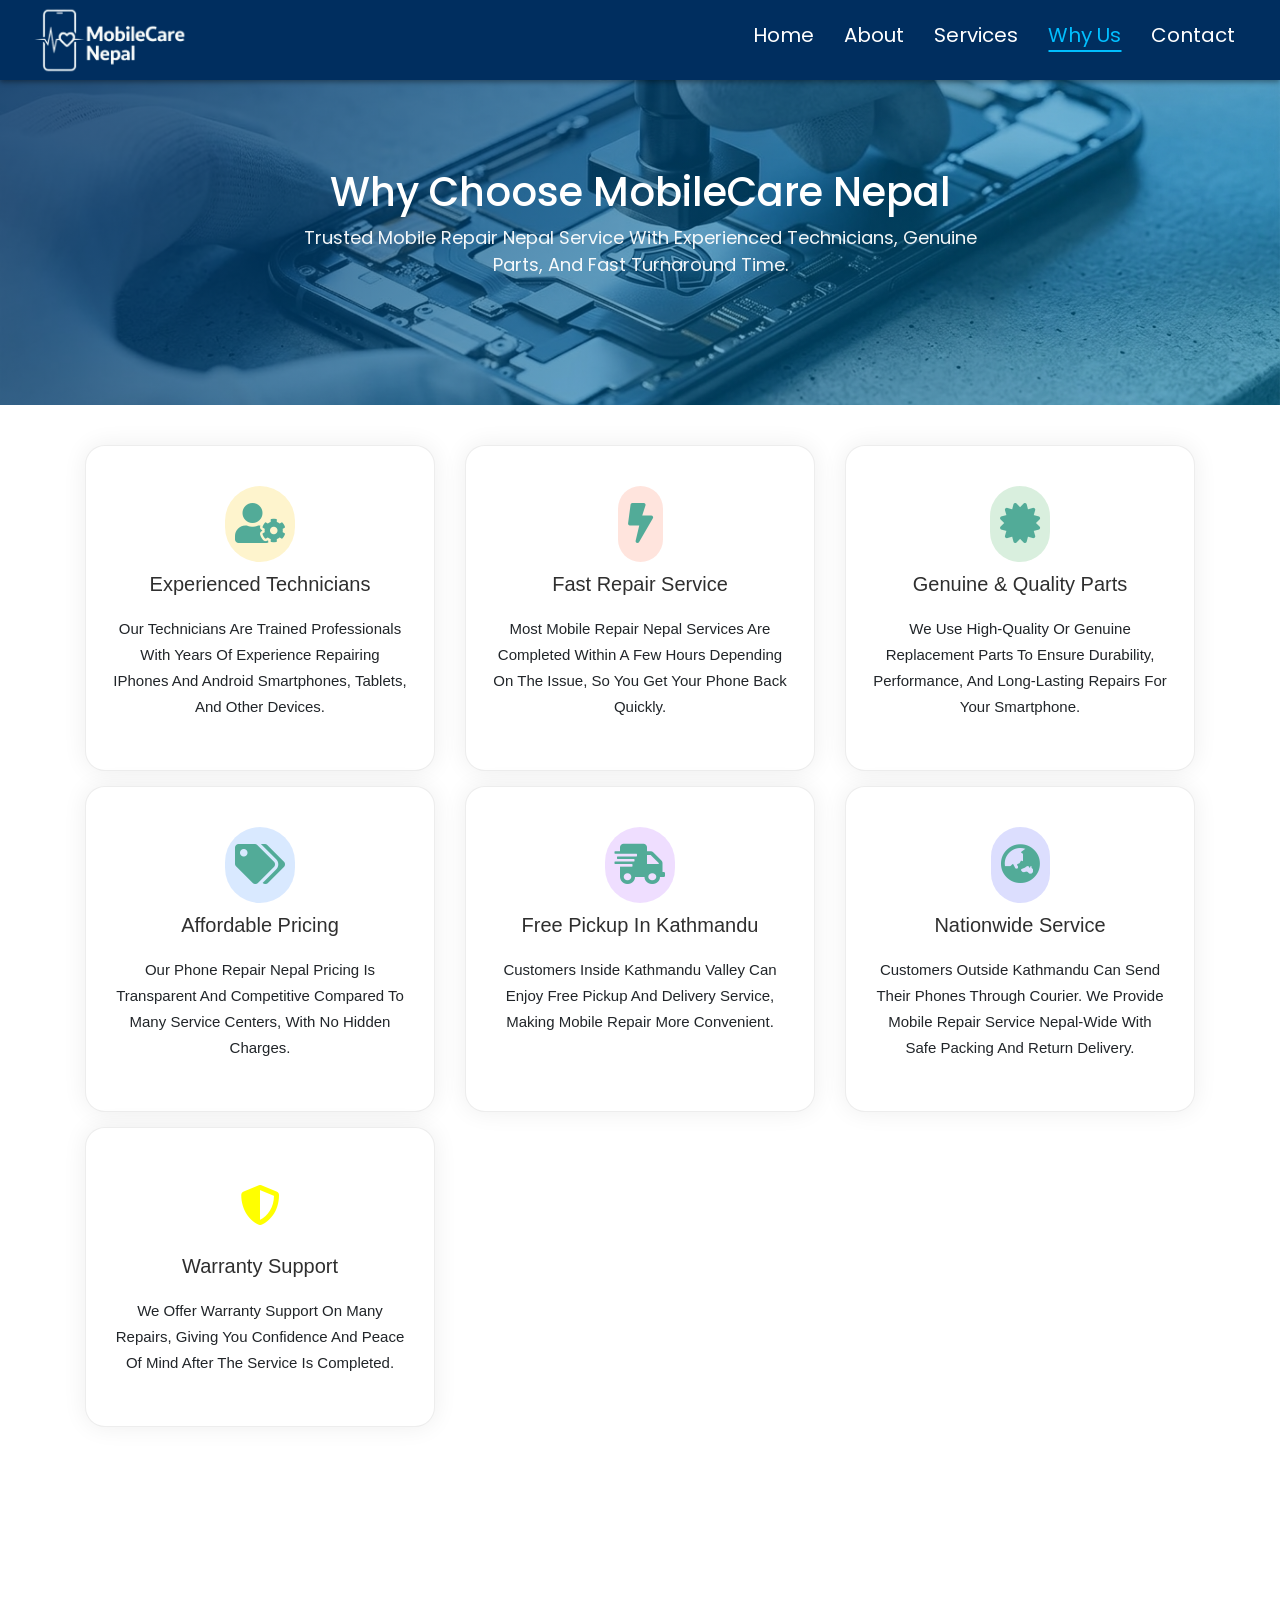
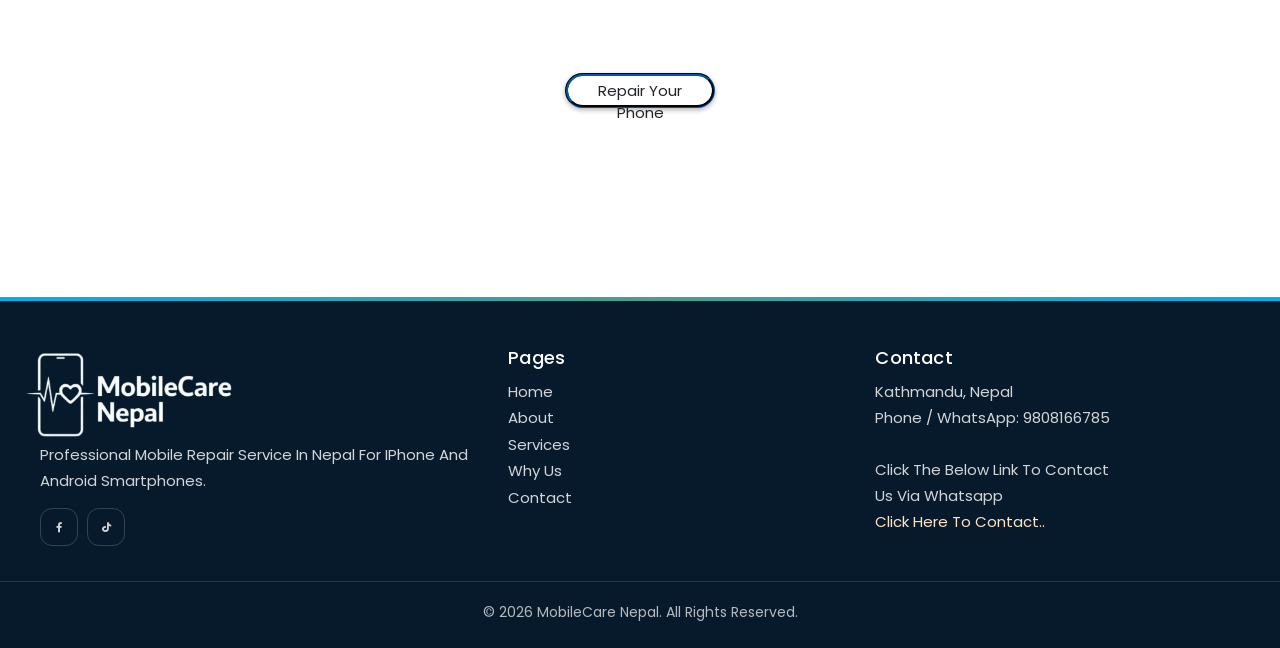
<file: why-us.html>
<!DOCTYPE html>
<html lang="en">
<head>
  <meta charset="UTF-8">
  <meta http-equiv="X-UA-Compatible" content="IE=edge">
  <meta name="viewport" content="width=device-width, initial-scale=1.0">
  <title>Why Us - MobileCare Nepal | Mobile Repair Nepal</title>
  <meta name="description" content="Discover why MobileCare Nepal is a trusted choice for mobile repair Nepal. Experienced technicians, genuine parts, affordable pricing, free pickup in Kathmandu, and nationwide service.">
  <meta name="keywords" content="mobile repair Nepal, mobile repair service Nepal, mobile repair Kathmandu, phone repair Nepal, phone repair Kathmandu, mobile repair near me Nepal, iPhone repair Kathmandu">
  <link rel="stylesheet" href="./css/style.css">
  <link rel="stylesheet" href="https://cdnjs.cloudflare.com/ajax/libs/font-awesome/5.15.3/css/all.min.css">
  <link rel="icon" href="./images/faq.png">
  <link rel="stylesheet" href="https://cdn.jsdelivr.net/npm/bootstrap@4.5.3/dist/css/bootstrap.min.css" integrity="sha384-TX8t27EcRE3e/ihU7zmQxVncDAy5uIKz4rEkgIXeMed4M0jlfIDPvg6uqKI2xXr2" crossorigin="anonymous">
</head>
<body class="page page--why-us">
  <header class="header">
    <a href="index.html" class="logo" aria-label="Go to MobileCare Nepal home"><img src="./images/image.png" alt="MobileCare Nepal logo"></a>
    <div class="fas fa-bars"></div>
    <nav class="navbar">
      <ul>
        <li><a href="index.html">Home</a></li>
        <li><a href="about.html">About</a></li>
        <li><a href="services.html">Services</a></li>
        <li><a class="is-active" href="why-us.html">Why Us</a></li>
        <li><a href="contact.html">Contact</a></li>
      </ul>
    </nav>
  </header>

  <main>
    <section class="page-hero">
      <div>
        <h1>Why Choose MobileCare Nepal</h1>
        <p>Trusted mobile repair Nepal service with experienced technicians, genuine parts, and fast turnaround time.</p>
      </div>
    </section>

    <section class="page-section">
      <div class="container">
        <div class="row">

          <div class="col-md-4 mb-4">
            <div class="item h-100">
              <span class="icon feature_box_col_one">
                <i class="fas fa-user-cog"></i>
              </span>
              <h6>Experienced Technicians</h6>
              <p>Our technicians are trained professionals with years of experience repairing iPhones and Android smartphones, tablets, and other devices.</p>
            </div>
          </div>

          <div class="col-md-4 mb-4">
            <div class="item h-100">
              <span class="icon feature_box_col_two">
                <i class="fas fa-bolt"></i>
              </span>
              <h6>Fast Repair Service</h6>
              <p>Most mobile repair Nepal services are completed within a few hours depending on the issue, so you get your phone back quickly.</p>
            </div>
          </div>

          <div class="col-md-4 mb-4">
            <div class="item h-100">
              <span class="icon feature_box_col_three">
                <i class="fas fa-certificate"></i>
              </span>
              <h6>Genuine & Quality Parts</h6>
              <p>We use high-quality or genuine replacement parts to ensure durability, performance, and long-lasting repairs for your smartphone.</p>
            </div>
          </div>

          <div class="col-md-4 mb-4">
            <div class="item h-100">
              <span class="icon feature_box_col_four">
                <i class="fas fa-tags"></i>
              </span>
              <h6>Affordable Pricing</h6>
              <p>Our phone repair Nepal pricing is transparent and competitive compared to many service centers, with no hidden charges.</p>
            </div>
          </div>

          <div class="col-md-4 mb-4">
            <div class="item h-100">
              <span class="icon feature_box_col_five">
                <i class="fas fa-shipping-fast"></i>
              </span>
              <h6>Free Pickup in Kathmandu</h6>
              <p>Customers inside Kathmandu Valley can enjoy free pickup and delivery service, making mobile repair more convenient.</p>
            </div>
          </div>

          <div class="col-md-4 mb-4">
            <div class="item h-100">
              <span class="icon feature_box_col_six">
                <i class="fas fa-globe-asia"></i>
              </span>
              <h6>Nationwide Service</h6>
              <p>Customers outside Kathmandu can send their phones through courier. We provide mobile repair service Nepal-wide with safe packing and return delivery.</p>
            </div>
          </div>

          <div class="col-md-4 mb-4">
            <div class="item h-100">
              <span class="icon feature_box_col_seven">
                <i class="fas fa-shield-alt"></i>
              </span>
              <h6>Warranty Support</h6>
              <p>We offer warranty support on many repairs, giving you confidence and peace of mind after the service is completed.</p>
            </div>
          </div>

        </div>
      </div>
    </section>

    <div class="communicate">
      <h3>Looking for mobile repair near me in Nepal?</h3>
      <p>Call or WhatsApp 9808166785 to book a repair, free pickup in Kathmandu, or courier service from any city in Nepal.</p>
      <a href="contact.html"><button class="btn">Repair Your Phone</button></a>
    </div>
  </main>

  <footer class="site-footer">
    <div class="footer-container">
    <div class="container footer-grid">
      <div>
        <div class="footer-brand">
          <img src="./images/image.png" alt="MobileCare Nepal logo">
          <div>
            <!-- <h3>MobileCare Nepal</h3> -->
            <p class="footer-meta">Professional mobile repair service in Nepal for iPhone and Android smartphones.</p>
          </div>
        </div>
        <div class="footer-social" aria-label="Social links">
          <a href="https://www.facebook.com/share/1AwaZG5QcF/" aria-label="Facebook" target="_blank"><i class="fab fa-facebook-f"></i></a>
          <a href="https://www.tiktok.com/@mobilecare.nepal?_r=1&_t=ZS-94hmDHwyHSe" aria-label="Tiktok" target="_blank"><i class="fab fa-tiktok"></i></a>
          <!-- <a href="https://www.instagram.com/" aria-label="Instagram"><i class="fab fa-instagram"></i></a>
          <a href="https://www.linkedin.com/" aria-label="LinkedIn"><i class="fab fa-linkedin"></i></a> -->
        </div>
      </div>

      <div>
        <h3>Pages</h3>
        <ul>
          <li><a href="index.html">Home</a></li>
          <li><a href="about.html">About</a></li>
          <li><a href="services.html">Services</a></li>
          <li><a href="why-us.html">Why Us</a></li>
          <li><a href="contact.html">Contact</a></li>
        </ul>
      </div>

      <div>
        <h3>Contact</h3>
        <div class="footer-meta">
          Kathmandu, Nepal<br>
          Phone / WhatsApp: 9808166785<br> <br>
          <p>click the below link to contact <br> us via whatsapp</p>
          <a href="./contact.html" >Click here to Contact..</a>
        </div>
      </div>
    </div>
  </div>  
    <div class="footer-bottom">
      <div class="container">
        © 2026 MobileCare Nepal. All Rights Reserved.
      </div>
    </div>
  </footer>

  <script src="./js/main.js"></script>
</body>
</html>
</file>
<file: css/style.css>
@import url('https://fonts.googleapis.com/css2?family=Poppins:ital,wght@0,200;0,300;0,400;0,500;1,100;1,300;1,400;1,500&display=swap');


*{
    font-family: 'Poppins', sans-serif;
    margin: 0;
    padding: 0;
    box-sizing: border-box;
    text-transform: capitalize;
    transition: all .2s linear;
    text-decoration: none;
}

html{
    font-size: 62.5%;
}

body{
    overflow-x: hidden;
}

.heading, .clients .section-header h2, .section-head h1, .testimonials .section-header h2, .section-head-1 h4{
    margin: 2rem;
    padding-top: 6rem;
    display: inline-block;
    font-size: 3.5rem;
    color: #002e5f;
    position: relative;
    letter-spacing: .2rem;
}

.heading::before, .heading::after, .clients .section-header h2::before, .clients .section-header h2::after, .section-head h1::before, .section-head h1::after, .testimonials .section-header h2::before, .testimonials .section-header h2::after, .section-head-1 h4::before, .section-head-1 h4::after{
    content: '';
    position: absolute;
    height: 2.5rem;
    width: 2.5rem;
    border-top: .4rem solid #002e5f;
    border-left: .4rem solid #002e5f;
}

.faq .heading::before, .faq .heading::after{
    border-top: .4rem solid #00bfff;
    border-left: .4rem solid #00bfff;
}

.heading::before, .clients .section-header h2::before, .section-head h1::before, .testimonials .section-header h2::before, .section-head-1 h4::before{
    top: 5.8rem;
    left: -2rem;
}

.heading::after, .clients .section-header h2::after, .section-head h1::after, .testimonials .section-header h2::after, .section-head-1 h4::after{
    bottom: -.5rem;
    right: -2rem;
    transform: rotate(180deg);
}

.row .btn{
    outline: none;
    border: none;
    border-radius: 5rem;
    background: white;
    border-style: groove;
    border-color: #002e5f;
    font-size: 1.5rem;
    cursor: pointer;
    height: 3.5rem;
    width: 15rem;
    box-shadow: 0 .2rem .5rem rgba(0,0,0,.3);
}

.communicate .btn{
    outline: none;
    border: none;
    border-radius: 5rem;
    background: white;
    border-style: groove;
    border-color: #002e5f;
    font-size: 1.5rem;
    cursor: pointer;
    height: 3.5rem;
    width: 15rem;
    box-shadow: 0 .2rem .5rem rgba(0,0,0,.3);
}

.row .btn:hover{
    letter-spacing: .1rem;
    opacity: .9;
    color: white;
    background: #002e5f;
}

.communicate .btn:hover{
    letter-spacing: .1rem;
    opacity: .9;
    color: white;
    background: #00bfff;
}

.header{
    display: flex;
    align-items: center;
    justify-content: space-between;
    width: 100%;
    padding-top: 0.6rem;
    /* padding-bottom: 0.6rem; */
    padding-left: 3rem;
    padding-right: 2rem;
    padding-bottom: 0.6rem;
    position: fixed;
    top: 0;
    left: 0;
    z-index: 100;
    position: fixed;
}
.about{
    padding:60px 8%;
}

.heading{
    text-align:center;
    font-size:36px;
    margin-bottom:40px;
    text-transform:capitalize;
}

.about-row{
    display:flex;
    align-items:center;
    justify-content:space-between;
    gap:40px;
    flex-wrap:wrap;
}

.about-image{
    flex:1 1 450px;
}

.about-image img{
    width:100%;
    border-radius:10px;
    display:block; /* prevents extra whitespace under inline images on mobile */
}

/* WhatsApp loading spinner (Contact page only) */
.whatsapp-loader{
    display:none;
    width:18px;
    height:18px;
    border-radius:50%;
    border:2px solid rgba(0,0,0,.2);
    border-top-color:#00bfff;
    animation:whatsappSpin .8s linear infinite;
    margin-left:.6rem;
    vertical-align:middle;
}
.whatsapp-loader.is-loading{
    display:inline-block;
}
.contact-form-btn.is-loading i.fa-whatsapp{
    display:none;
}
@keyframes whatsappSpin{
    0%{ transform: rotate(0deg); }
    100%{ transform: rotate(360deg); }
}

.about-content{
    flex:1 1 450px;
}

.about-content h3{
    font-size:28px;
    margin-bottom:15px;
}

.about-content p{
    font-size:16px;
    line-height:1.7;
    margin-bottom:15px;
    color:#555;
}

.btn{
    padding:12px 25px;
    background:#0d6efd;
    border:none;
    color:white;
    border-radius:5px;
    cursor:pointer;
    font-size:16px;
}

.btn:hover{
    background:#084298;
}

/* Responsive */

@media (max-width:768px){

    .about-row{
        flex-direction:column;
        text-align:center;
    }

    .about-content h3{
        font-size:24px;
    }

}
.about{
    padding:60px 8%;
}

/* Heading */

.about .heading{
    text-align:center;
    font-size:36px;
    margin-bottom:40px;
    text-transform:capitalize;
}

/* Row Layout */

.about .row{
    display:flex;
    align-items:center;
    justify-content:space-between;
    gap:40px;
    flex-wrap:wrap;
}

/* Text Content */

.about .content{
    flex:1 1 450px;
}

.about .content h3{
    font-size:28px;
    margin-bottom:15px;
}

.about .content p{
    font-size:16px;
    line-height:1.7;
    margin-bottom:15px;
    color:#555;
}

/* Image */

.about .about-image{
    flex: 1 1 450px;
}

.about .about-image img{
    width: 100%;
    height: 100%;
    aspect-ratio: 2/ 1;   /* makes it square */
    object-fit: cover;     /* removes extra space, fills properly */
    border-radius: 10px;
    display: block;
}

/* Responsive */

@media (max-width:768px){

    .about .row{
        flex-direction:column;
        text-align:center;
    }

    .about .content h3{
        font-size:24px;
    }

}

.header--scrolled{
    background: #002e5f;
    box-shadow: 0 .2rem .5rem rgba(0,0,0,.4);
}

.page .header{
    background: #002e5f;
    box-shadow: 0 .2rem .5rem rgba(0,0,0,.4);
}

.header .logo{
    display: flex;
    align-items: center;
    flex: 0 0 auto;
}

.header .logo img{
    height: 6.8rem;      /* increase this to make logo bigger */
    width: 16rem;        /* fixed box so padded logos look larger */
    max-width: 18rem;    /* prevents pushing navbar around */
    object-fit: cover;   /* crops extra empty/black space in the image */
    object-position: center;
    display: block;
}

.header .navbar ul{
    list-style-type: none;
    display: flex;
    align-items: center;
    justify-content: space-around;
}

.header .navbar ul li{
    margin: 0 1.5rem;
}

/* .header .navbar ul li a{
    font-size: 2rem;
    color: #fff;
} */
.header .navbar ul li a{
    font-size: 2rem;
    color: #fff;
    text-decoration: none;
    position: relative;
}
/* 
.header .navbar ul li a::after{
    content: "";
    position: absolute;
    left: 50%;
    bottom: -3px;
    width: 0;
    height: 2px;
    background: #00bfff;
    transition: all 0.3s ease;
    transform: translateX(-50%);
}

.header .navbar ul li a:hover{
    color: #00bfff;
}

.header .navbar ul li a:hover::after{
    width: 100%;
} */
/* .header .navbar ul li a.is-active{
    color: #00bfff;
    text-decoration: underline;
    text-underline-offset: .4rem;
} */

/* .header .navbar ul li a:hover{
    color: #00bfff;
    text-decoration: underline;
} */
.header .navbar ul li a{
    font-size: 2rem;
    color: #fff;
    text-decoration: none;
    position: relative;
}

.header .navbar ul li a::after{
    content: "";
    position: absolute;
    left: 50%;
    bottom: -3px;
    width: 0;
    height: 2px;
    background: #00bfff;
    transform: translateX(-50%);
    transition: width 0.3s ease;
}

/* hover effect */
.header .navbar ul li a:hover{
    color: #00bfff;
}

.header .navbar ul li a:hover::after{
    width: 100%;
}

/* active link */
.header .navbar ul li a.is-active{
    color: #00bfff;
}

.header .navbar ul li a.is-active::after{
    width: 100%;
}
.header .logo i{
    padding: 0.5rem;
}

.header .fa-bars{
    color: #fff;
    cursor: pointer;
    font-size: 3rem;
    display: none;
}

.home{
    min-height: 100vh;
    width: 100vw;
    background-image: url(../images/home.png);
    background-size: cover;
    background-position: center;
    display: flex;
    align-items: center;
    justify-content: center;
    flex-flow: column;
    text-align: center;
    padding: 0 1rem;
    position: relative;
    overflow: hidden !important;
}

/* Dark Overlay */

.home::before{
    content: "";
    position: absolute;
    top: 0;
    left: 0;
    width: 100%;
    height: 100%;
    background: rgba(0,0,0,0.45); /* darkness level */
    z-index: 0;
}

.home h1{
    color: #fff;
    font-size: 5.5rem;
    z-index: 1;
}

.home h2{
    color: #fff;
    font-size: 3rem;
    z-index: 1;
}

.home .wave{
    position: absolute;
    bottom: -.5rem;
    left: 0;
    height: 11rem;
    width: 100%;
    background: url(../images/wave.png);
    background-size: 100rem 11rem;
    animation: waves 8s linear infinite;
    background-repeat: repeat-x;
}

.home .wave2{
    animation-direction: reverse;
    animation-duration: 6s;
    opacity: .3;
}

.home .wave3{
    animation-duration: 4s;
    opacity: .5;
}

@keyframes waves{
    0%{
        background-position-x: 0;
    }
    100%{
        background-position-x: 100rem;
    }
}

.about{
    min-height: 55vh;
    width: 100vw;
    top: -3rem;
    text-align: center;
    position: relative;
    overflow: hidden;
    line-height: 10rem;
}

.about .row{
    line-height: 4rem;
    display: flex;
    align-items: center;
    justify-content: space-around;
    padding: 0 4rem;
}

.about .row .content{
    text-align: center;
}

.about .row .content h3{
    font-size: 3rem;
    color: black;
}

.about .row .content p{
    font-size: 1.8rem;
    color: #333;
    padding: 1rem 0;
}
.pt-5 .container .row .section-head p{
    font-size: 2rem;
    color: #333;
    padding: 1rem 0;
}
  .section-head{
    margin-bottom: 60px;
    text-align: center;
    margin-top: -8rem;
  }
  .section-head p{
    font-size: 20px;
    line-height: 28px;
    text-align: center;
  }
  .item{
    background:#fff;
    text-align: center;
    padding:30px 25px;
    box-shadow: 0 0 25px rgba(0,0,0,0.07);
    border-radius: 20px;
    margin-bottom: 30px;
    margin-top: -2rem;
    border:5px solid rgba(0,0,0,0.07);
    -webkit-transition:all 0.5s ease 0s;
    transition:all 0.5s ease 0s;
  }
  .item:hover{
    background:#c8d8e4;
    box-shadow: 0 8px 20px 0 rgba(0,0,0,0.2);
    -webkit-transition:all 0.5s ease 0s;
    transition:all 0.5s ease 0s;
  }
  .item:hover .item,
  .item:hover span.icon{
    background:#fff;
    border-radius: 10px;
    -webkit-transition:all 0.5s ease 0s;
    transition:all 0.5s ease 0s;
  }
  .item h6{
      font-size: 2rem;
  }
  .item:hover h6,
  .item:hover p{
    color:#2b6777;
    -webkit-transition:all 0.5s ease 0s;
    transition:all 0.5s ease 0s;
  }
  .item .icon{
    font-size:30px;
    margin-bottom: 25px;
    color:yellow;
    width:70px;
    height:70px;
    line-height: 96px;
    padding:10px;
    border-radius: 50%;
  }

  .item .feature_box_col_one{
    background:rgba(247,198,5,0.2);
    color:#52ab98;
  }
  .item .feature_box_col_two{
    background: rgba(255, 77, 28, 0.15);
    color:#52ab98;
  }
  .item .feature_box_col_three{
    background:rgba(0,147,38,0.15);
    color:#52ab98;
  }
  .item .feature_box_col_four{
    background:rgba(0,108,255,0.15);
    color:#52ab98;
  }
  .item .feature_box_col_five{
    background:rgba(146,39,255,0.15);
    color:#52ab98;
  }
  .item .feature_box_col_six{
    background:rgba(23,39,246,0.15);
    color:#52ab98;
  }
  .item p{
    font-size: 15px;
    line-height: 26px;
  }
  .item h6{
    margin-bottom: 20px;
    color:#2f2f2f;
  }   

.counters {
	background-image: url(../images/img2.jpg);
    background-size: cover;
    background-attachment: fixed;
    background-repeat: no-repeat;
	color: #fff;
	padding: 40px 20px;
}

.counters .container {
	display: grid;
	grid-template-columns: repeat(4, 1fr);
	grid-gap: 30px;
	text-align: center;
}

.counters i {
	color: #fff;
	margin-bottom: 5px;
}

.counters .counter {
	font-size: 45px;
	margin: 10px 0;
}

@media (max-width: 700px) {
	.counters .container {
		grid-template-columns: repeat(2, 1fr);
	}

	.counters .container > div:nth-of-type(1),
	.counters .container > div:nth-of-type(2) {
		border-bottom: 1px lightskyblue solid;
		padding-bottom: 20px;
	}
}

.section-head-1{
    margin-bottom: 60px;
    background-size: 200%;
    background-position: left;

  }
  .section-head-1 p{
    color:#333;
    font-size: 20px;
    line-height: 28px;
    text-align: center;
  }
  .item{
    background:#fff;
    text-align: center;
    padding:30px 25px;
    box-shadow: 0 0 25px rgba(0,0,0,0.07);
    border-radius: 20px;
    margin-bottom: 30px;
    border: 1px solid rgba(0,0,0,0.07);
    -webkit-transition:all 0.7s ease 0s;
    transition:all 0.7 ease 0s;
    
  }
  .item:hover{
    background-image: linear-gradient(to bottom right, #66ffcc 0%, #ffccff 100%);
    background-position: right;
    transition: background-position 3s;
    box-shadow: 0 1px 1px 0 rgba(0,0,0,0.2);
    -webkit-transition:all 0.5s ease 0s;
    transition:all 0.7s ease 0s;
  }
  .item:hover .item,
  .item:hover span.icon{
    background:#fff;
    border-radius: 10px;
    -webkit-transition:all 0.5s ease 0s;
    transition:all 0.5s ease 0s;
  }
  .item:hover h6,
  .item:hover p{
    color:#2b6777;
    -webkit-transition:all 0.5s ease 0s;
    transition:all 0.5s ease 0s;
  }
  .item .icon{
    font-size:40px;
    margin-bottom: 25px;
    color:yellow;
    width:90px;
    height:90px;
    line-height: 96px;
    border-radius: 50px;
  }
  .item .feature_box_col_one{
    background:rgba(247,198,5,0.2);
    color:#52ab98;
  }
  .item .feature_box_col_two{
    background: rgba(255, 77, 28, 0.15);
    color:#52ab98;
    
  }
  .item .feature_box_col_three{
    background:rgba(0,147,38,0.15);
    color:#52ab98;
  }
  .item .feature_box_col_four{
    background:rgba(0,108,255,0.15);
    color:#52ab98;
    
  }
  .item .feature_box_col_five{
    background:rgba(146,39,255,0.15);
    color:#52ab98;
  }
  .item .feature_box_col_six{
    background:rgba(23,39,246,0.15);
    color:#52ab98;
  }
  .item p{
    font-size: 15px;
    font-family: "Varela Round",Arial,"Helvetica Neue",Helvetica,sans-serif;
    line-height: 26px;
  }
  .item h6{
    margin-bottom: 20px;
    font-family: "Varela Round",Arial,"Helvetica Neue",Helvetica,sans-serif;
    color:#2f2f2f;
  }

.communicate{
    text-align: center;
    align-items: center;
    background-image: url(../images/img3.jpg);
    background-repeat: no-repeat;
    background-size: cover;
    background-attachment: fixed;
    color: #fff;
    min-height: 35vh;
    padding: 40px 20px;
}  

.communicate h3{
    margin-top: 3rem;
    font-size: 3rem;
}

.communicate p{
    font-size: 2rem;
}

.testimonials {
    position: relative;
    padding: 90px 0 60px 0;
    background: #f2f2f2;
}

.testimonials .testimonial-item {
    position: relative;
    margin: 0 15px 30px 15px;
    background: #ffffff;
}

.testimonials .testimonial-img {
    position: relative;
    background: #000000;
    overflow: hidden;
}

.testimonials .testimonial-text {
    position: relative;
    width: 100%;
    padding: 30px 15px;
    text-align: center;
    background: #ffffff;
}

.testimonials .testimonial-text h3 {
    font-size: 18px;
    font-weight: 700;
    margin-bottom: 10px;
}

.testimonials .testimonial-text h4 {
    font-size: 12px;
    font-weight: 300;
    text-transform: uppercase;
}

.testimonials .testimonial-text p {
    margin: 0;
    font-size: 16px;
    font-weight: 300;
}

.testimonials .owl-nav,
.testimonials .owl-dots {
    margin-top: 5px;
    text-align: center;
}

.testimonials .owl-dot {
    display: inline-block;
    margin: 0 5px;
    width: 12px;
    height: 12px;
    border-radius: 50%;
    background-color: #dddddd;
}

.testimonials .owl-dot.active {
    background-color: #4F84C4;
}

@media (max-width: 575px) {
    .testimonials .testimonial-text {
        padding: 25px;
    }
}

.clients {
    position: relative;
    padding: 90px 0;
    text-align: center;
    margin-top: -10rem;
    margin-bottom: -10rem;
}

.clients .section-header p {
    padding-bottom: 10px;
    margin-top: 2.5rem;
    text-align: center;
    font-size: 2rem;
    color: #333;
    padding: 1rem 0;
}

.clients img {
    max-width: 100%;
    opacity: 1;
    transition: 0.3s;
    padding: 15px 0;
}

.clients img:hover {
    opacity: .5;
}

.clients .owl-nav,
.clients .owl-dots {
    margin-top: 5px;
    text-align: center;
}

.clients .owl-dot {
    display: inline-block;
    margin: 0 5px;
    width: 12px;
    height: 12px;
    border-radius: 50%;
    background-color: #ddd;
}

.clients .owl-dot.active {
    background-color: #4F84C4;
}    

/*team css start*/
.team{
    min-width: 100vw;
    min-height: 95vh;
    text-align: center;
    background-color: #222;
}

.team .heading{
    color: #00bfff;
}

.team .heading::before, .team .heading::after{
    border-color: #00bfff;
}

.team .row{
    display: flex;
    flex-wrap: wrap;
    align-items: center;
    justify-content: center;
}

.team .row .card{
    height: 35rem;
    width: 25rem;
    background-color: #fff;
    text-align: center;
    margin: 5rem 5rem;
    position: relative;
    overflow: hidden;
    -webkit-box-reflect: below 5px linear-gradient(transparent 70%, #0004);
    transition: 0.5s;
}

.team .row .card:hover{
    transform: translateY(-10px);
    cursor: pointer;
}


.team .row .card .image{
    margin: 1rem 0;
    padding-top: 4rem;
}

.team .row .card .image img{
    height: 13rem;
    width: 13rem;
    border-radius: 50%;
    border: .5rem solid #fff;
    box-shadow: 0 0 .5rem rgba(0,0,0,.3);
    object-fit: cover;
}

.team .row .card .info h3{
    font-size: 2rem;
    color: #333;
}

.team .row .card .info span{
    font-size: 1.8rem;
    color: #00bfff;
}

.team .row .card .info .icons a{
    margin-top: 4rem;
    padding-top: 0 1rem;
    font-size: 2rem;
    color: #333;
    align-items: center;
    justify-content: center;
    padding: 1rem;
}

.team .row .card .info .icons .fa-facebook-f:hover, .footer .icons .fa-facebook-f:hover{
    color: #4267B2;
    text-decoration: none;
}

.team .row .card .info .icons .fa-twitter:hover, .footer .icons .fa-twitter:hover{
    color: #1DA1F2;
    text-decoration: none;
}

.team .row .card .info .icons .fa-instagram:hover, .footer .icons .fa-instagram:hover{
    color: #C13584;
    text-decoration: none;
}

.team .row .card .info .icons .fa-linkedin:hover, .footer .icons .fa-linkedin:hover{
    color: #2867B2;
    text-decoration: none;
}

.team .row .card::before, .team .row .card::after{
    content: '';
    position: absolute;
    border-radius: 50%;
    height: 13.5rem;
    width: 13.5rem;
    z-index: -1;
}

.team .row .card::before{
    background: #00bfff;
    top: -3rem;
    right: -4rem;
}

.team .row .card::after{
    background: #ccc;
    bottom: -3rem;
    left: -4rem;
}

  /*team css end*/

.contact{
    text-align: center;
    align-items: center;
}

.contact .heading{
    margin-bottom: 5rem;
}

.contact-in
		{
			width: 80%;
			height: auto;
			margin: auto auto 5rem auto;
			display: flex;
			flex-wrap: wrap;
			padding: 10px;
			border-radius: 10px;
			background: #fff;
			box-shadow: 0px 0px 10px 0px #666;
		}

		.contact-map
		{
			width: 100%;
			height: auto;
			flex: 50%;
		}
		.contact-map iframe
		{
			width: 100%;
			height: 100%;
		}
		.contact-form
		{
			width: 100%;
			height: auto;
			flex: 50%;
			text-align: left;
		}
		.contact-form-txt
		{
            margin-left: 2rem;
			width: 95%;
			height: 40px;
			color: #000;
			border: 1px solid #bcbcbc;
			border-radius: 50px;
			outline: none;
			margin-bottom: 20px;
			padding: 15px;
		}
        .contact-form-email
		{
            margin-left: 2rem;
			width: 95%;
			height: 40px;
			color: #000;
			border: 1px solid #bcbcbc;
			border-radius: 50px;
			outline: none;
			margin-bottom: 20px;
			padding: 15px;
		}
		.contact-form-txt::placeholder
		{
			color: #aaa;
            font-size: 1.5rem;
		}
        .contact-form-email::placeholder
		{
			color: #aaa;
            font-size: 1.5rem;
		}
		.contact-form-txtarea
		{
            margin-left: 2rem;
			width: 95%;
			height: 130px;
			color: #000;
			border: 1px solid #bcbcbc;
			border-radius: 10px;
			outline: none;
			margin-bottom: 20px;
			padding: 15px;
			font-family: 'Poppins', sans-serif;
		}
		.contact-form-txtarea::placeholder
		{
			color: #aaa;
            font-size: 1.5rem;
		}

		.contact-form-btn
		{
            margin-left: 2rem;
            outline: none;
            border: none;
            border-radius: 5rem;
            background: white;
            border-style: groove;
            border-color: #002e5f;
            font-size: 1.5rem;
            cursor: pointer;
            height: 3.5rem;
            width: 15rem;
            box-shadow: 0 .2rem .5rem rgba(0,0,0,.3);

            display: flex;
            flex-direction: row;
            align-items: center;
            justify-content: space-between;
            padding: 8px;
		}
        .contact-form-btn input{
            background:none;
            border:none;
        }
        .contact-form-btn:hover input{
            color: white;
        }
        .contact-form-btn:hover{
            letter-spacing: .1rem;
            opacity: .9;
            color: white;
            background: #002e5f;
        }
		.contact-form-phone
		{
            margin-left: 2rem;
			width: 95%;
			height: 40px;
			color: #000;
			border: 1px solid #bcbcbc;
			border-radius: 50px;
			outline: none;
			margin-bottom: 20px;
			padding: 15px;
		}
		.contact-form-phone::placeholder
		{
			color: #aaa;
            font-size: 1.5rem;
		}

        .footer {
            position: relative;
            padding: 0 0 30px 0;
            background: #333;
        }
        
        .footer .footer-top {
            background: #002e5f;
            padding: 60px 0 30px 0;
        }
        
        .footer .footer-top .footer-info,
        .footer .footer-top .footer-links,
        .footer .footer-top .footer-contact,
        .footer .footer-top .footer-newsletter {
            margin-bottom: 30px;
        }
        
        .footer .footer-top .social-links a {
            font-size: 18px;
            display: inline-block;
            background: #ffffff;
            color: #00bfff;
            line-height: 1;
            padding: 9px 0;
            margin-right: 4px;
            text-align: center;
            width: 36px;
            height: 36px;
            transition: 0.3s;
        }
        
        .footer .footer-top .social-links a:hover {
            background: #00bfff;
            color: #ffffff;
        }
        
        .footer .footer-top h4 {
            font-size: 16px;
            font-weight: 700;
            color: #ffffff;
            text-transform: uppercase;
            position: relative;
            padding-bottom: 12px;
            margin-bottom: 20px;
            letter-spacing: 1px;
        }
        
        .footer .footer-top h4::before {
            content: '';
            position: absolute;
            left: 0;
            bottom: 0;
            height: 0;
            width: 50px;
            border-bottom: 2px solid #ffffff;
        }
        
        .footer .footer-top .footer-links ul {
            list-style: none;
            padding: 0;
            margin: 0;
        }
        
        .footer .footer-top .footer-links ul i {
            padding-right: 8px;
            color: #ffffff;
            font-size: 16px;
        }
        
        .footer .footer-top .footer-links ul li {
            border-bottom: 1px solid #ffffff;
            padding: 7px 0;
        }
        
        .footer .footer-top .footer-links ul li:first-child {
            padding-top: 0;
        }
        
        .footer .footer-top .footer-links ul a {
            font-size: 14px;
            color: #ffffff;
        }
        
        .footer .footer-top .footer-links ul a:hover {
            color: #00bfff;
        }
        
        .footer .footer-top .footer-contact p {
            color: #ffffff;
            line-height: 26px;
        }
        
        .footer .footer-top .footer-newsletter input[type="email"] {
            padding: 6px 8px;
            width: 60%;
            border: 1px solid #ffffff;
            background: transparent;
            color: #ffffff;
        }
        
        .footer .footer-top .footer-newsletter input[type="submit"] {
            border: 0;
            width: 40%;
            padding: 6px 0;
            text-align: center;
            color: black;
            border: 1px solid #ffffff;
            background: #ffffff;
            transition: 0.3s;
            cursor: pointer;
        }
        
        .footer .footer-top .footer-newsletter input[type="submit"]:hover {
            color: #ffffff;
            background: #00bfff;
            border: 1px solid #00bfff;
            letter-spacing: .2rem;
        }
        
        .footer .footer-top .footer-newsletter p {
            color: #ffffff;
            font-size: 14px;
        }
        
        .back-to-top {
            position: fixed;
            display: none;
            background-color: #00bfff;
            color: #ffffff;
            width: 45px;
            height: 45px;
            align-items: center;
            justify-content: center;
            text-align: center;
            line-height: 1;
            font-size: 44px;
            right: 15px;
            bottom: 15px;
            transition: background 0.3s;
            z-index: 9;
        }

        .page-hero{
            min-height: 45vh;
            width: 100vw;
            background-size: cover;
            background-position: center;
            display: flex;
            align-items: center;
            justify-content: center;
            text-align: center;
            padding: 9rem 1.5rem 5rem;
            color: #fff;
            position: relative;
            overflow: hidden;
        }
        
        /* About Page */
        
        .page--about .page-hero{
            background:
                linear-gradient(135deg, rgba(0,46,95,0.85), rgba(0,191,255,0.35)),
                url(../images/about.png);
            background-size: cover;
            background-position: center;
        }
        
        /* Services Page */
        
        .page--services .page-hero{
            background:
                linear-gradient(135deg, rgba(0,46,95,0.85), rgba(0,191,255,0.35)),
                url(../images/service.png);
            background-size: cover;
            background-position: center;
        }
        
        /* Why Us Page */
        
        .page--why-us .page-hero{
            background:
                linear-gradient(135deg, rgba(0,46,95,0.85), rgba(0,191,255,0.35)),
                url(../images/whyus.png);
            background-size: cover;
            background-position: center;
        }
        
        /* Contact Page */
        
        .page--contact .page-hero{
            background:
                linear-gradient(135deg, rgba(0,46,95,0.85), rgba(0,191,255,0.35)),
                url(../images/contact.png);
            background-size: cover;
            background-position: center;
        }
        
        .page-hero h1{
            font-size: 4rem;
            margin-bottom: .8rem;
        }
        
        .page-hero p{
            font-size: 1.8rem;
            max-width: 70rem;
            margin: 0 auto;
            opacity: .95;
        }

.page-section{
    padding: 6rem 0;
}

/* Modern footer (replaces old .footer markup) */
.site-footer{
    background: #061a2b;
    color: rgba(255,255,255,0.82);
    padding: 5rem 0 2.5rem;
    margin-top: 6rem;
    position: relative;
}

.site-footer .container{
    max-width: 100%;
    padding-left: 0;
    padding-right: 0;
}

.site-footer::before{
    content: '';
    position: absolute;
    top: 0;
    left: 0;
    right: 0;
    height: 4px;
    background: linear-gradient(90deg, #00bfff, #52ab98, #00bfff);
    opacity: .9;
}
.site-footer .footer-container{
    /* max-width: 100%; */
    padding-left: 4rem;
    padding-right: 0;
}

.site-footer .footer-grid{
    display: grid;
    grid-template-columns: 1.3fr 1fr 1.2fr;
    gap: 3rem;
    align-items: start;
}

.site-footer .footer-brand{
    /* display: flex; */
    gap: 1.2rem;
    align-items: flex-start;
}

.site-footer .footer-brand img{
    width:50%;
    height:50%;
    object-fit:cover;
    object-position:left;
    margin-left: -2rem;
}

.site-footer h3{
    color: #fff;
    font-size: 1.8rem;
    letter-spacing: .2px;
    margin-bottom: 1rem;
}

.site-footer a{
    color: rgba(255,255,255,0.82);
    text-decoration: none;
}

.site-footer a:hover{
    color: #00bfff;
    text-decoration: none;
}

.site-footer ul{
    list-style: none;
    padding: 0;
    margin: 0;
}

.site-footer li{
    padding: .2rem 0;
    font-size: 1.5rem;
}

.site-footer .footer-meta{
    font-size: 1.5rem;
    line-height: 2.6rem;

}
.footer-meta p{
    margin: 0;
    padding: 0;

}
.footer-meta a{
    color: bisque;
}

.site-footer .footer-social{
    display: flex;
    gap: .9rem;
    margin-top: 1.4rem;
    /* justify-content: center; */
}

.site-footer .footer-social a{
    width: 38px;
    height: 38px;
    display: inline-flex;
    align-items: center;
    justify-content: center;
    border: 1px solid rgba(255,255,255,0.18);
    border-radius: 12px;
    transition: transform .15s ease, background .15s ease, border-color .15s ease;
}

.site-footer .footer-social a:hover{
    transform: translateY(-2px);
    background: rgba(255,255,255,0.06);
    border-color: rgba(0,191,255,0.55);
}

.site-footer .footer-bottom{
    margin-top: 3.5rem;
    padding-top: 2rem;
    border-top: 1px solid rgba(255,255,255,0.12);
    font-size: 1.4rem;
    color: rgba(255,255,255,0.7);
    
}
.site-footer .footer-bottom .container{
    display: flex;
    align-items: center;
    justify-content: center;
}

@media (max-width: 992px){
    .site-footer .footer-grid{
        grid-template-columns: 1fr;
    }
}
        
        .back-to-top i {
            color: #ffffff;
        }

        .back-to-top i:hover {
            color: black;
        }

        .faq{
            min-height: 70vh;
            width: 100vw;
            text-align: center;
            padding: 0 2rem;
            background: url(../images/faq.jpg);
            background-repeat: no-repeat;
            background-size: cover;
        }
        
        .faq .row{
            display: flex;
            align-items: center;
            justify-content: center;
            padding: 0 2rem;
        }
        
        .faq .row .accordion-container{
            width: 50%;
            text-align: left;
        }

        .faq .row .accordion{
            margin-left: 1rem;
            margin-right: 2rem;
        }
        
        .faq .row .accordion-container .accordion .accordion-header{
            background-color: #00bfff;
            margin: 1rem 0;
            box-shadow: .1rem .1rem .3rem rgba(0,0,0,.3);
            cursor: pointer;
            margin-left: 1rem;
            margin-right: 2rem;
        }
        
        .faq .row .accordion-container .accordion .accordion-header span{
            display: inline-block;
            text-align: center;
            height: 4rem;
            width: 5rem;
            line-height: 4rem;
            font-size: 2rem;
            background: #333;
            color: #fff;
            clip-path: polygon(0% 0%,75% 0%,100% 50%,75% 100%,0% 100%); 
        }
        
        .faq .row .accordion-container .accordion .accordion-header h3{
            display: inline;
            color: #333;
            font-weight: 400;
            padding-left: .5rem;
            font-size: 1.5rem;
        }
        
        .faq .row .accordion-container .accordion .accordion-body{
            padding: 1rem;
            color: #444;
            box-shadow: .1rem .1rem .3rem rgba(0,0,0,.3);
            background-color: #fff;
            font-size: 1.3rem;
            display: none;
            margin-left: 1rem;
            margin-right: 2rem;
        }
        
@media (max-width: 1200px){
    .faq{
        min-height: 70vh;
    }
}        
@media (max-width:600px)
{
    .contact-map{
        display: none;
    }
}
@media (max-width: 1000px){
    html{
        font-size: 50%;
    }

    .header .logo img{
        /* height: 5.6rem;   mobile logo size */
        width: 16rem;
        max-width: 16rem;
        object-fit: cover;
        z-index: 2222222222222222222222222;
    }

    .header .fa-bars{
        display: block;
        color: 	white;
        margin-right: 1rem;
    }

    .header .fa-bars:hover{
        color: #00bfff;
    }
    /* .header{
        background-color: #002e5f;
    } */
    .header .navbar{
        position: fixed;
        top: -120%;
        left: 0;
        height: auto;
        width: 100%;
        background-color: #002e5f;
        z-index: 1000;
        border-top: none;
        box-shadow: 0 .2rem .5rem rgba(0,0,0,.4);
        
    }

    .header .navbar ul{
        height: 100%;
        width: 100%;
        flex-flow: column;
    }

    .header .navbar ul li{
        margin: 0.8rem 0;
        text-align: center;
        border-bottom: 1px solid rgba(255,255,255,0.12);
    }

    .header .navbar ul li:last-child{
        border-bottom: none;
    }

    .header .navbar ul li a{
        color: #ffffff;
        font-size: 2.2rem;
    }

    .header .fa-times{
        transform: rotate(90deg);
    }

    .header .nav-toggle{
        top: 5.8rem;
    }

    .home h1{
        color: #fff;
        font-size: 4rem;
    }
    
    .home h2{
        color: #fff;
        font-size: 2rem;
    }

    .about{
        min-height: 38vh;
        width: 100vw;
        margin-top: -3rem;
        margin-bottom: -2rem;
        top: -2rem;
        text-align: center;
        position: relative;
        overflow: hidden;
        line-height: 6rem;
    }
    
    .about .row{
        line-height: 2rem;
        display: flex;
        align-items: center;
        justify-content: space-around;
        padding: 0 4rem;
    }
    
    .about .row .content{
        text-align: center;
    }
    
    .about .row .content h3{
        font-size: 2rem;
        color: var(--color);
    }
    
    .about .row .content p{
        font-size: 1.8rem;
        color: #333;
        padding: 1rem 0;
    } 

    .clients {
        position: relative;
        padding: 90px 0;
        text-align: center;
        margin-top: -15rem;
        margin-bottom: -8rem;
    }

    .clients .section-header p {
        padding-bottom: 10px;
        margin-top: 2.5rem;
        text-align: center;
        font-size: 2rem;
    }

    .team{
        min-height: auto;
    }

    .team .row{
        flex-direction: column;
    }

    .contact{
        text-align: center;
        align-items: center;
    }
    
    .contact .heading{
        margin-bottom: 3rem;
        margin-top: -2rem;
    }

    .contact-in
		{
			width: 80%;
			height: auto;
			margin: auto auto 5rem auto;
			display: flex;
			flex-wrap: wrap;
			padding: 10px;
			border-radius: 10px;
			background: #fff;
			box-shadow: 0px 0px 10px 0px #666;
		}

		.contact-map
		{
			width: 100%;
			height: auto;
			flex: 50%;
		}
		.contact-map iframe
		{
			width: 100%;
			height: 100%;
		}
		.contact-form
		{
			width: 100%;
			height: auto;
			flex: 50%;
			text-align: left;
		}
		.contact-form-txt
		{
			width: 90%;
			height: 20px;
			color: #000;
			border: 1px solid #bcbcbc;
			border-radius: 50px;
			outline: none;
			margin-bottom: 20px;
			padding: 15px;
		}
        .contact-form-email
		{
            margin-left: 2rem;
			width: 90%;
			height: 20px;
			color: #000;
			border: 1px solid #bcbcbc;
			border-radius: 50px;
			outline: none;
			margin-bottom: 20px;
			padding: 15px;
		}
		.contact-form-txt::placeholder
		{
			color: #aaa;
            font-size: 1.5rem;
		}
        .contact-form-email::placeholder
		{
			color: #aaa;
            font-size: 1.5rem;
		}
		.contact-form-txtarea
		{
            margin-left: 2rem;
			width: 90%;
			height: 110px;
			color: #000;
			border: 1px solid #bcbcbc;
			border-radius: 10px;
			outline: none;
			margin-bottom: 20px;
			padding: 15px;
			font-family: 'Poppins', sans-serif;
		}
		.contact-form-txtarea::placeholder
		{
			color: #aaa;
            font-size: 1.5rem;
		}

		.contact-form-btn
		{
            margin-left: 2rem;
            outline: none;
            border: none;
            border-radius: 5rem;
            background: white;
            border-style: groove;
            border-color: #002e5f;
            font-size: 1.5rem;
            cursor: pointer;
            height: 3.5rem;
            /* width: rem; */
            box-shadow: 0 .2rem .5rem rgba(0,0,0,.3);

            display: flex;
            flex-direction: row;
            align-items: center;
            justify-content: space-between;
            gap:2px;
            padding: 8px;
		}
       
        .contact-form-btn input{
            background:none;
            border:none;
        }
        .contact-form-btn:hover input{
            color: white;
        }
        .contact-form-btn:hover{
            letter-spacing: .1rem;
            opacity: .9;
            color: white;
            background: #002e5f;
        }
		.contact-form-phone
		{
            margin-left: 2rem;
			width: 90%;
			height: 20px;
			color: #000;
			border: 1px solid #bcbcbc;
			border-radius: 50px;
			outline: none;
			margin-bottom: 20px;
			padding: 15px;
		}
		.contact-form-phone::placeholder
		{
			color: #aaa;
            font-size: 1.5rem;
		}

        .back-to-top {
            width: 30px;
            height: 30px;
            font-size: 30px;
        }

        .faq{
            padding: 0;
            min-height: 60vh;
        }
    
        .faq .row{
            padding: 0 1.5rem;
            flex-flow: column;
        }
    
        .faq .row .accordion-container{
            width: 100%;
        }
}
</file>
